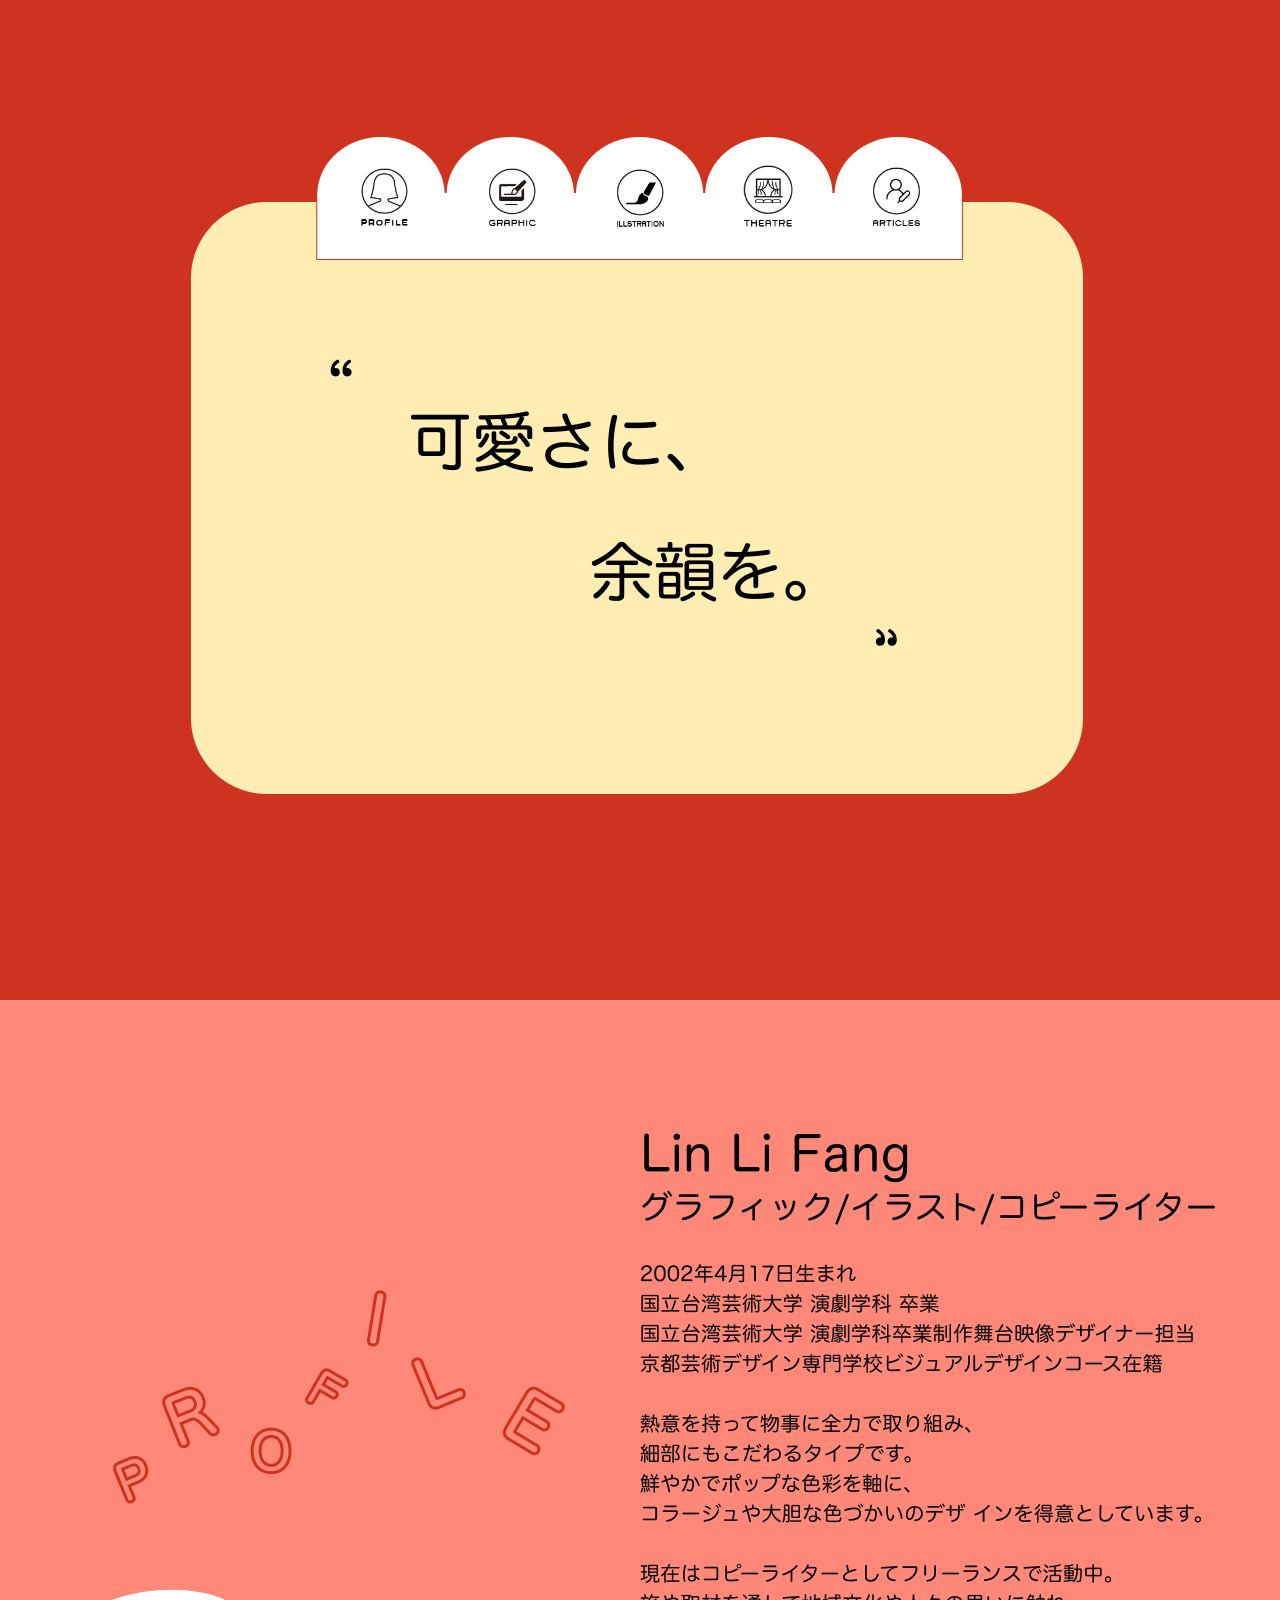
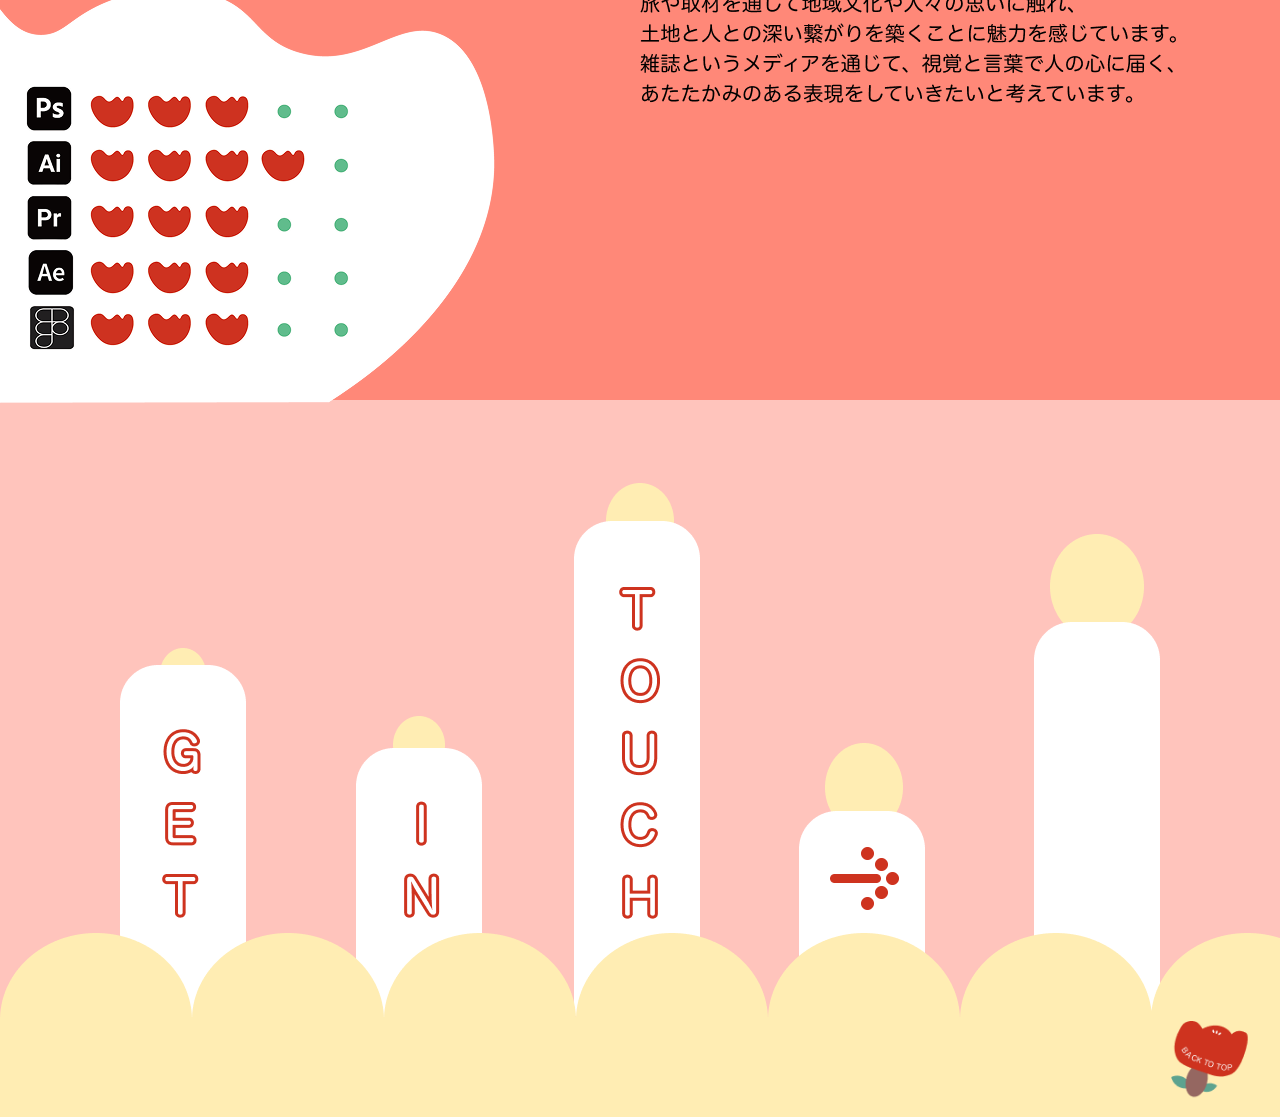
<file: index.html>
<!DOCTYPE html>
<html lang="ja">
<head>
  <meta charset="UTF-8" />
  <meta name="viewport" content="width=device-width, initial-scale=1.0" />
  <title>Portfolio | Home</title>
  <link rel="stylesheet" href="style.css" />
</head>

<body class="page-home" id="top">

  <!-- ================= HERO (滿版) ================= -->
  <section class="hero" aria-label="Home hero">
    <div class="stage stage-hero">
      <img class="bg bg-hero" src="img/img-20260108-01.png" alt="" aria-hidden="true" />

      <nav class="hero-nav" aria-label="Primary">
        <a class="nav-link" href="#profile" aria-label="Profile">
          <img src="img/img-20260108-04.png" alt="Profile">
        </a>
        <a class="nav-link" href="graphic.html" aria-label="Graphic">
          <img src="img/img-20260108-05.png" alt="Graphic">
        </a>
        <a class="nav-link" href="illustrate.html" aria-label="Illustration">
          <img src="img/img-20260108-06.png" alt="Illustration">
        </a>
        <a class="nav-link" href="theatre.html" aria-label="Theatre">
          <img src="img/img-20260108-07.png" alt="Theatre">
        </a>
        <a class="nav-link" href="articles.html" aria-label="Articles">
          <img src="img/img-20260108-08.png" alt="Articles">
        </a>
      </nav>

      <img class="char char-left" src="img/img-20260108-02.png" alt="" aria-hidden="true" />
      <img class="char char-right" src="img/img-20260108-03.png" alt="" aria-hidden="true" />
    </div>
  </section>

  <!-- ================= PROFILE ================= -->
  <section id="profile" class="profile-section" aria-label="Profile">
    <img class="profile-img" src="img/img-20260108-09.png" alt="Profile section" />
  </section>

  <!-- ================= BOTTOM / GET IN TOUCH ================= -->
<section class="contact-section">
    <div class="stage stage-contact">
      
      <img class="bg-contact" src="img/img-20260108-10-1.png" alt="Contact Background">

      <div class="contact-overlay">
        
        <div class="social-icons">
          <a class="social-link" href="https://vocus.cc/user/@shibaikou" target="_blank" rel="noopener noreferrer" aria-label="Vocus">
            <img src="img/img-20260108-16.png" alt="Vocus">
          </a>
          <a class="social-link" href="https://www.instagram.com/souleegg?igsh=MWpzdHJhbW9qcDc4Yw%3D%3D&utm_source=qr" target="_blank" rel="noopener noreferrer" aria-label="Instagram">
            <img src="img/img-20260108-17.png" alt="Instagram">
          </a>
          <a class="social-link" href="https://mail.google.com/mail/u/2/#inbox" target="_blank" rel="noopener noreferrer" aria-label="Gmail">
            <img src="img/img-20260108-18.png" alt="Gmail">
          </a>
        </div>

        <a class="back-to-top" href="#top" aria-label="Back to Top">
          <img src="img/img-20260108-19.png" alt="Back to Top Icon">
        </a>

      </div> </div> </section>


</body>
</html>
</file>
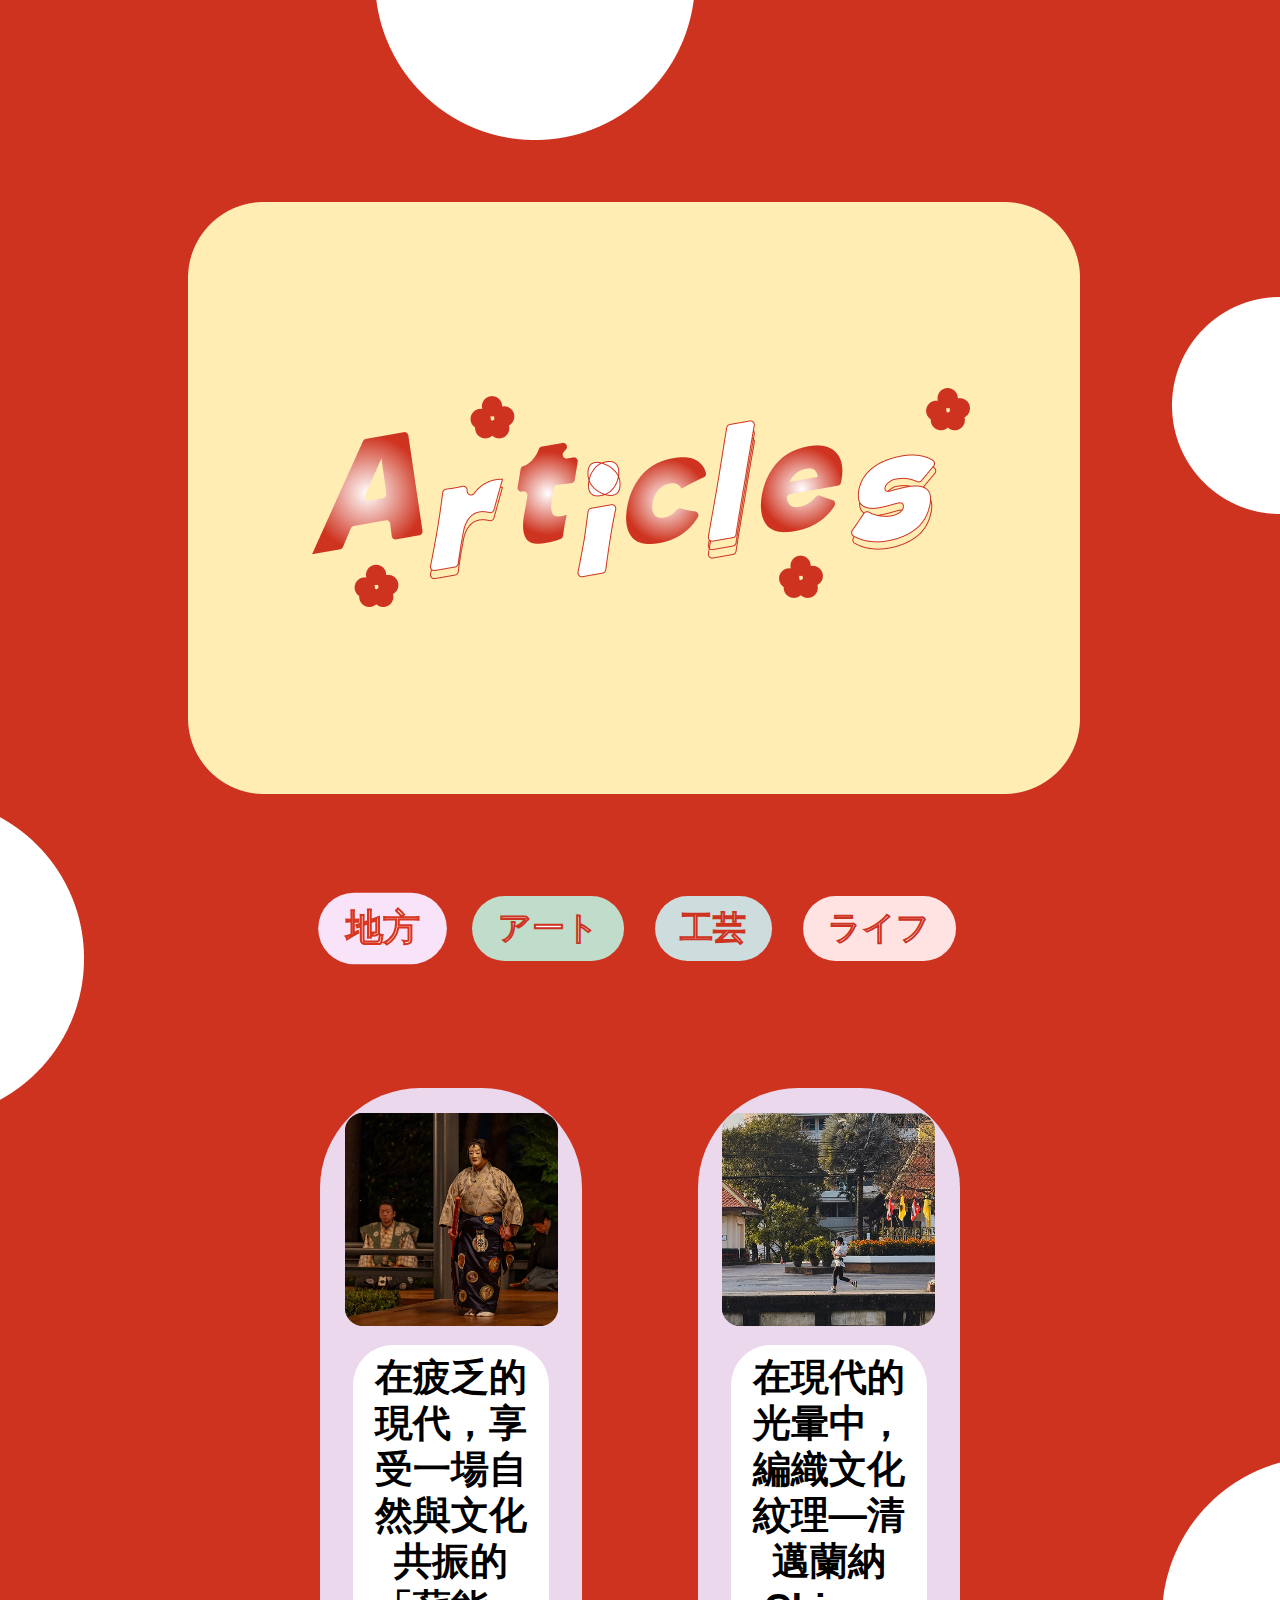
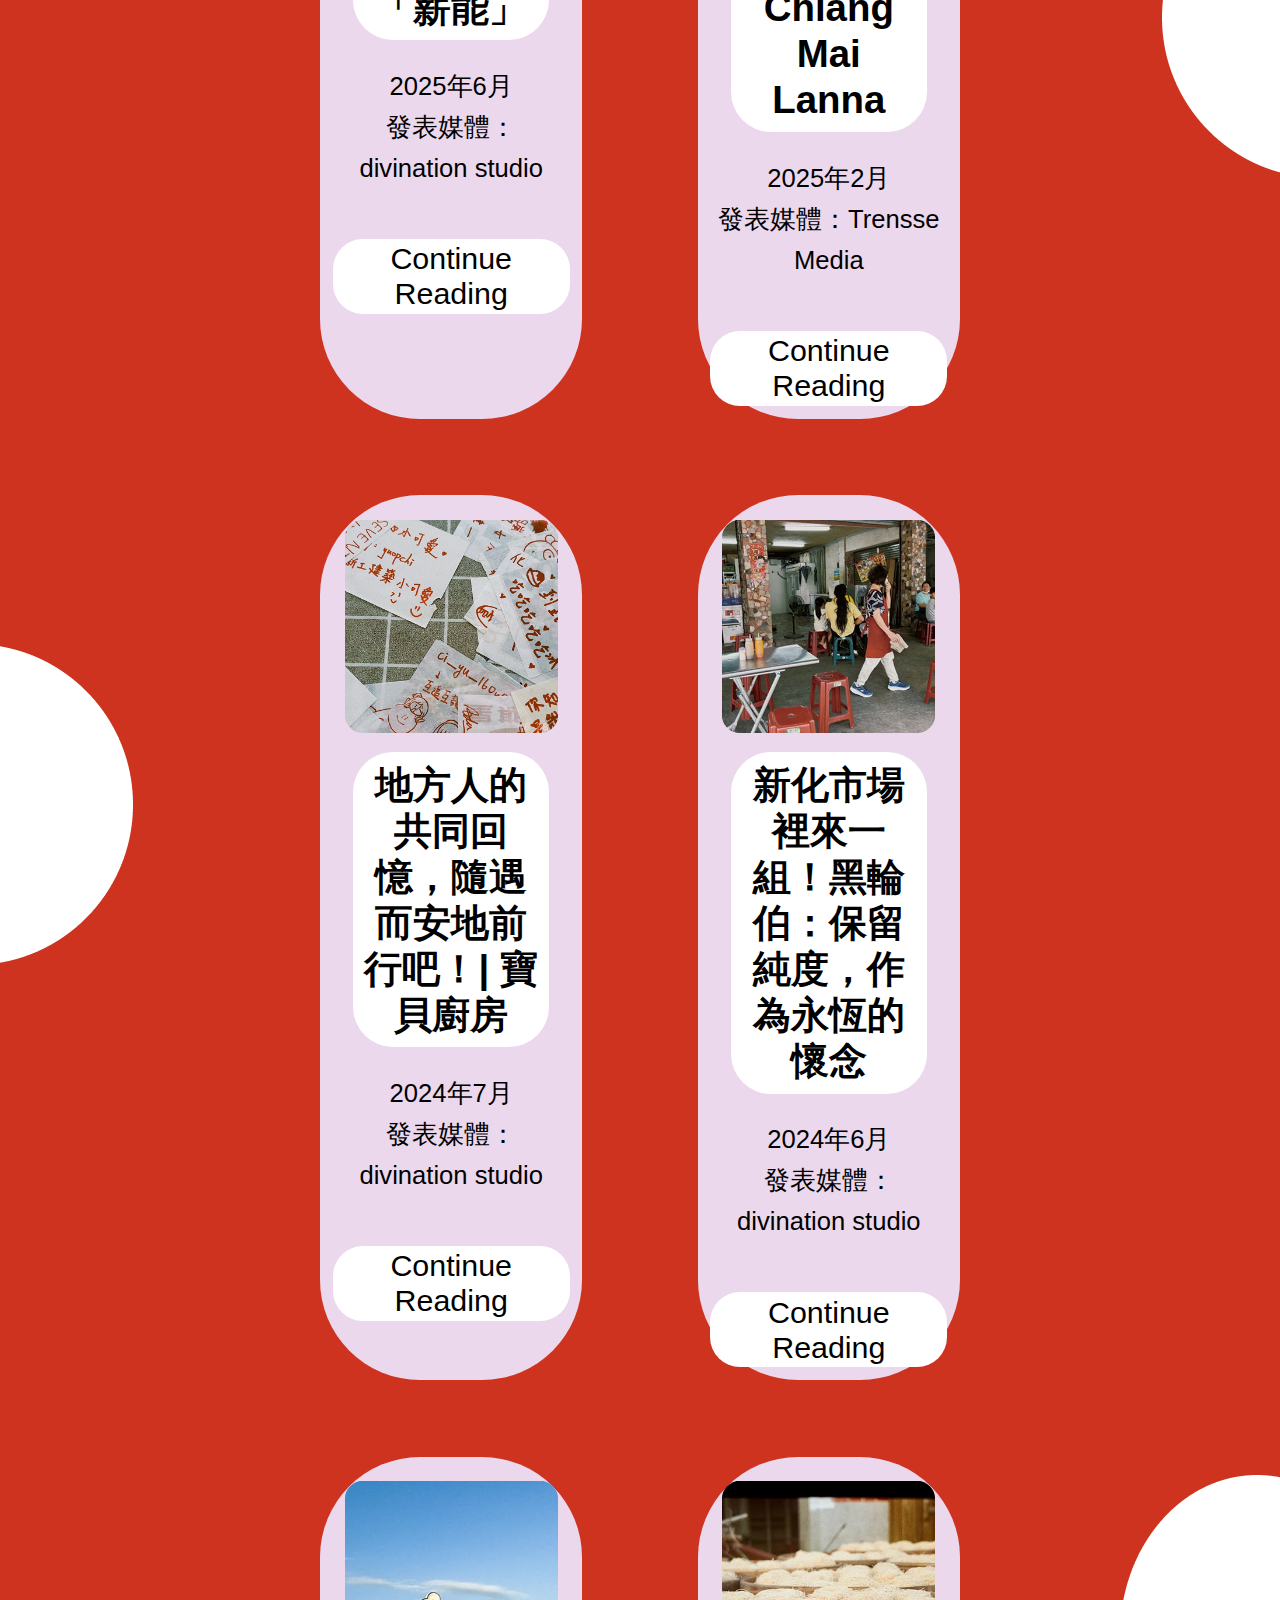
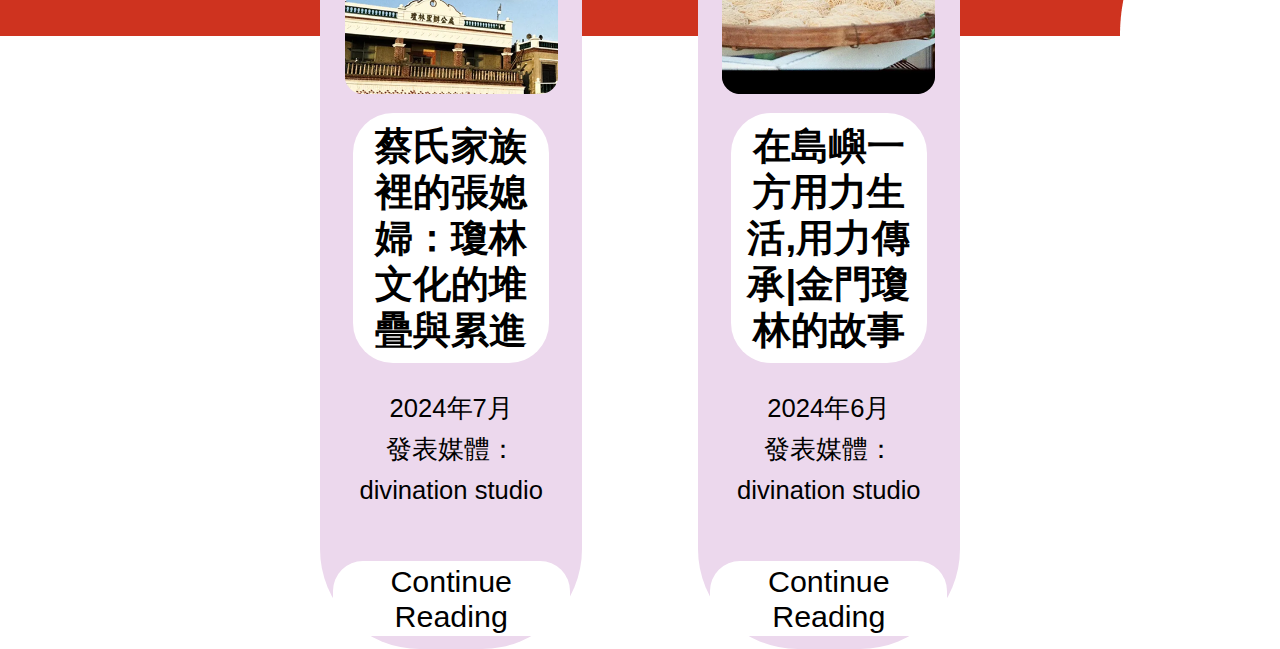
<file: articles.html>
<!DOCTYPE html>
<html lang="ja">
<head>
    <meta charset="UTF-8">
    <meta name="viewport" content="width=device-width, initial-scale=1.0">
    <title>Portfolio｜Articles</title>
    <link rel="stylesheet" href="style.css">
</head>
<body>

<div class="articles-container">
    <img class="articles-bg" src="img/img-20260108-31.png" alt="articles">
    
    <input type="radio" name="tab-group" id="tab1" checked>
    <input type="radio" name="tab-group" id="tab2">
    <input type="radio" name="tab-group" id="tab3">
    <input type="radio" name="tab-group" id="tab4">

    <div class="nav-menu">
        <label for="tab1">地方</label>
        <label for="tab2">アート</label>
        <label for="tab3">工芸</label>
        <label for="tab4">ライフ</label>
    </div>

    <div class="articles-grid">
        <div class="article-card chihou">
            <img src="img/img-20260108-32.png" alt="薪能">
            <div class="card-info">
                <h3 class="article-title">在疲乏的現代，享受一場自然與文化共振的「薪能」</h3>
                <p class="article-meta">2025年6月<br>發表媒體：divination studio</p>
                <a href="https://divinationstudio.com/2025/06/12/在疲乏的現代，享受一場自然與文化共振的「薪能/" class="continue-btn">Continue Reading</a>
            </div>
        </div>
        <div class="article-card chihou">
            <img src="img/img-20260108-33.png" alt="清邁">
            <div class="card-info">
                <h3 class="article-title">在現代的光暈中，編織文化紋理—清邁蘭納Chiang Mai Lanna</h3>
                <p class="article-meta">2025年2月<br>發表媒體：Trensse Media</p>
                <a href="https://www.trensse.com/2025/01/23/lanna/" class="continue-btn">Continue Reading</a>
            </div>
        </div>
        <div class="article-card chihou">
            <img src="img/img-20260108-34.png" alt="寶貝廚房">
            <div class="card-info">
                <h3 class="article-title">地方人的共同回憶，隨遇而安地前行吧！| 寶貝廚房</h3>
                <p class="article-meta">2024年7月<br>發表媒體：divination studio</p>
                <a href="https://divinationstudio.com/2024/07/04/地方人的共同回憶，隨遇而安地前行吧！｜寶貝廚/" class="continue-btn">Continue Reading</a>
            </div>
        </div>
        <div class="article-card chihou">
            <img src="img/img-20260108-35.png" alt="黑輪伯">
            <div class="card-info">
                <h3 class="article-title">新化市場裡來一組！黑輪伯：保留純度，作為永恆的懷念</h3>
                <p class="article-meta">2024年6月<br>發表媒體：divination studio</p>
                <a href="https://divinationstudio.com/2024/06/03/保留純度，作為永恆的懷念｜黑輪伯的傳承/ " class="continue-btn">Continue Reading</a>
            </div>
        </div>
        <div class="article-card chihou">
            <img src="img/img-20260108-36.png" alt="蔡氏家族">
            <div class="card-info">
                <h3 class="article-title">蔡氏家族裡的張媳婦：瓊林文化的堆疊與累進</h3>
                <p class="article-meta">2024年7月<br>發表媒體：divination studio</p>
                <a href="https://divinationstudio.com/2024/03/04/蔡氏家族裡的張媳婦：瓊林文化的堆疊與累進/" class="continue-btn">Continue Reading</a>
            </div>
        </div>
        <div class="article-card chihou">
            <img src="img/img-20260108-37.png" alt="瓊林">
            <div class="card-info">
                <h3 class="article-title">在島嶼一方用力生活,用力傳承|金門瓊林的故事</h3>
                <p class="article-meta">2024年6月<br>發表媒體：divination studio</p>
                <a href="https://divinationstudio.com/2024/02/21/在島嶼一方用心生活，用力傳承｜金門瓊林的故事/" class="continue-btn">Continue Reading</a>
            </div>
        </div>

        <div class="article-card art">
            <img src="img/img-20260108-38.png" alt="no language">
            <div class="card-info">
                <h3 class="article-title">點燃藝術之於內心的光彩－台北當代館當期展覽《No language》</h3>
                <p class="article-meta">2025年3月<br>發表媒體：Trensse Media</p>
                <a href="https://www.trensse.com/2025/04/08/moca-taipei-no-language/" class="continue-btn">Continue Reading</a>
            </div>
        </div>
        <div class="article-card art">
            <img src="img/img-20260108-39.png" alt="iwamura-kazuo">
            <div class="card-info">
                <h3 class="article-title">歲月留痕，記憶生輝－重溫岩村和朗的自然繪本世界</h3>
                <p class="article-meta">2025年2月<br>發表媒體：Trensse Media</p>
                <a href="https://www.trensse.com/2025/02/02/iwamura-kazuo/" class="continue-btn">Continue Reading</a>
            </div>
        </div>
        <div class="article-card art">
            <img src="img/img-20260108-40.png" alt="Joanne">
            <div class="card-info">
                <h3 class="article-title">以孩童之眼一起看世界！－香港藝術家Joanne的奇幻宇宙</h3>
                <p class="article-meta">2024年8月<br>發表媒體：divination studio</p>
                <a href="https://divinationstudio.com/2024/08/05/以孩童之眼一起看世界！－香港藝術家joanne的奇幻宇/" class="continue-btn">Continue Reading</a>
            </div>
        </div>

        <div class="article-card kougei">
            <img src="img/img-20260108-41.png" alt="excepional">
            <div class="card-info">
                <h3 class="article-title">鑲嵌玻璃牽引著一場自我對話的練習|專訪《日常例外工作室》</h3>
                <p class="article-meta">2024年12月<br>發表媒體：divination studio</p>
                <a href="https://divinationstudio.com/2024/12/11/鑲嵌玻璃牽引著一場自我對話的練習｜專訪《日常/" class="continue-btn">Continue Reading</a>
            </div>
        </div>
        <div class="article-card kougei">
            <img src="img/img-20260108-42.png" alt="fleacise">
            <div class="card-info">
                <h3 class="article-title">從染到織,發現生活中的色彩之美！《fleacise蚤操染織》</h3>
                <p class="article-meta">2024年8月<br>發表媒體：divination studio</p>
                <a href="https://divinationstudio.com/2024/09/12/從染到織，發現生活中的色彩之美｜專訪蚤操染織/" class="continue-btn">Continue Reading</a>
            </div>
        </div>

        <div class="article-card life">
            <img src="img/img-20260108-43.png" alt="ichi">
            <div class="card-info">
                <h3 class="article-title">京都平安蚤の市：走進在地人午後的日常風景</h3>
                <p class="article-meta">2025年5月<br>發表媒體：divination studio</p>
                <a href="https://divinationstudio.com/2025/05/12/京都平安蚤の市散策記：走進在地人午後的日常風/" class="continue-btn">Continue Reading</a>
            </div>
        </div>
        <div class="article-card life">
            <img src="img/img-20260108-44.png" alt="LA MAISON">
            <div class="card-info">
                <h3 class="article-title">一片旅途中的溫柔綠地|清邁「女性限定」住宿</h3>
                <p class="article-meta">2025年2月<br>發表媒體：divination studio</p>
                <a href="https://divinationstudio.com/2025/02/14/一片旅途中的溫柔綠地｜清邁「女性限定」住宿-la-maison/" class="continue-btn">Continue Reading</a>
            </div>
        </div>
        <div class="article-card life">
            <img src="img/img-20260108-45.png" alt="boat">
            <div class="card-info">
                <h3 class="article-title">在水上,生活是一場迷人的混合實驗|柏林船邊故事 </h3>
                <p class="article-meta">2025年1月<br>發表媒體：divination studio</p>
                <a href="https://divinationstudio.com/2025/01/13/在水上，生活是一場迷人的混合實驗｜柏林船邊故/" class="continue-btn">Continue Reading</a>
            </div>
        </div>
        <div class="article-card life">
            <img src="img/img-20260108-46.png" alt="hs">
            <div class="card-info">
                <h3 class="article-title">歡喜本草舖|以新時代的歡喜心,與您交陪</h3>
                <p class="article-meta">2024年10月<br>發表媒體：divination studio</p>
                <a href="https://divinationstudio.com/2024/10/29/歡喜本草舖｜以新時代的歡喜心，與您交陪/" class="continue-btn">Continue Reading</a>
            </div>
        </div>
    </div> 
</div> 
</body>
</html>
</file>
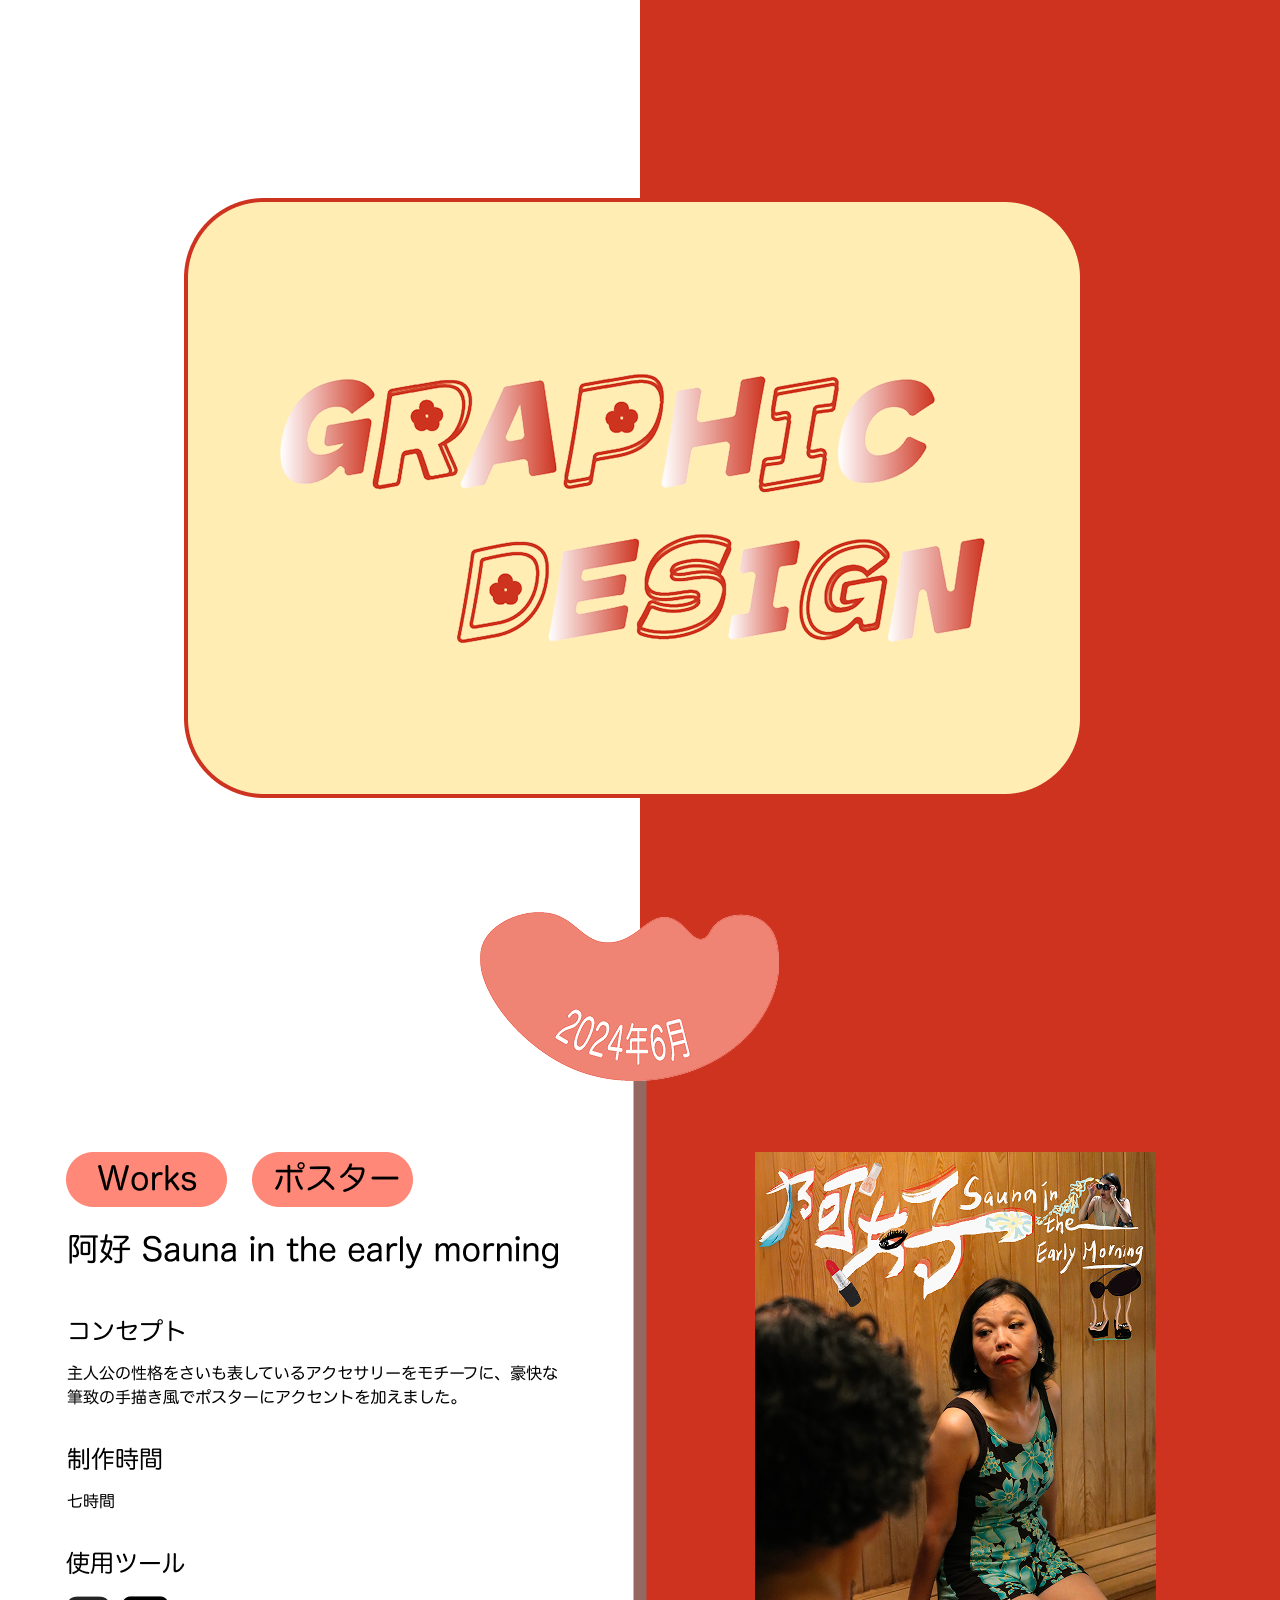
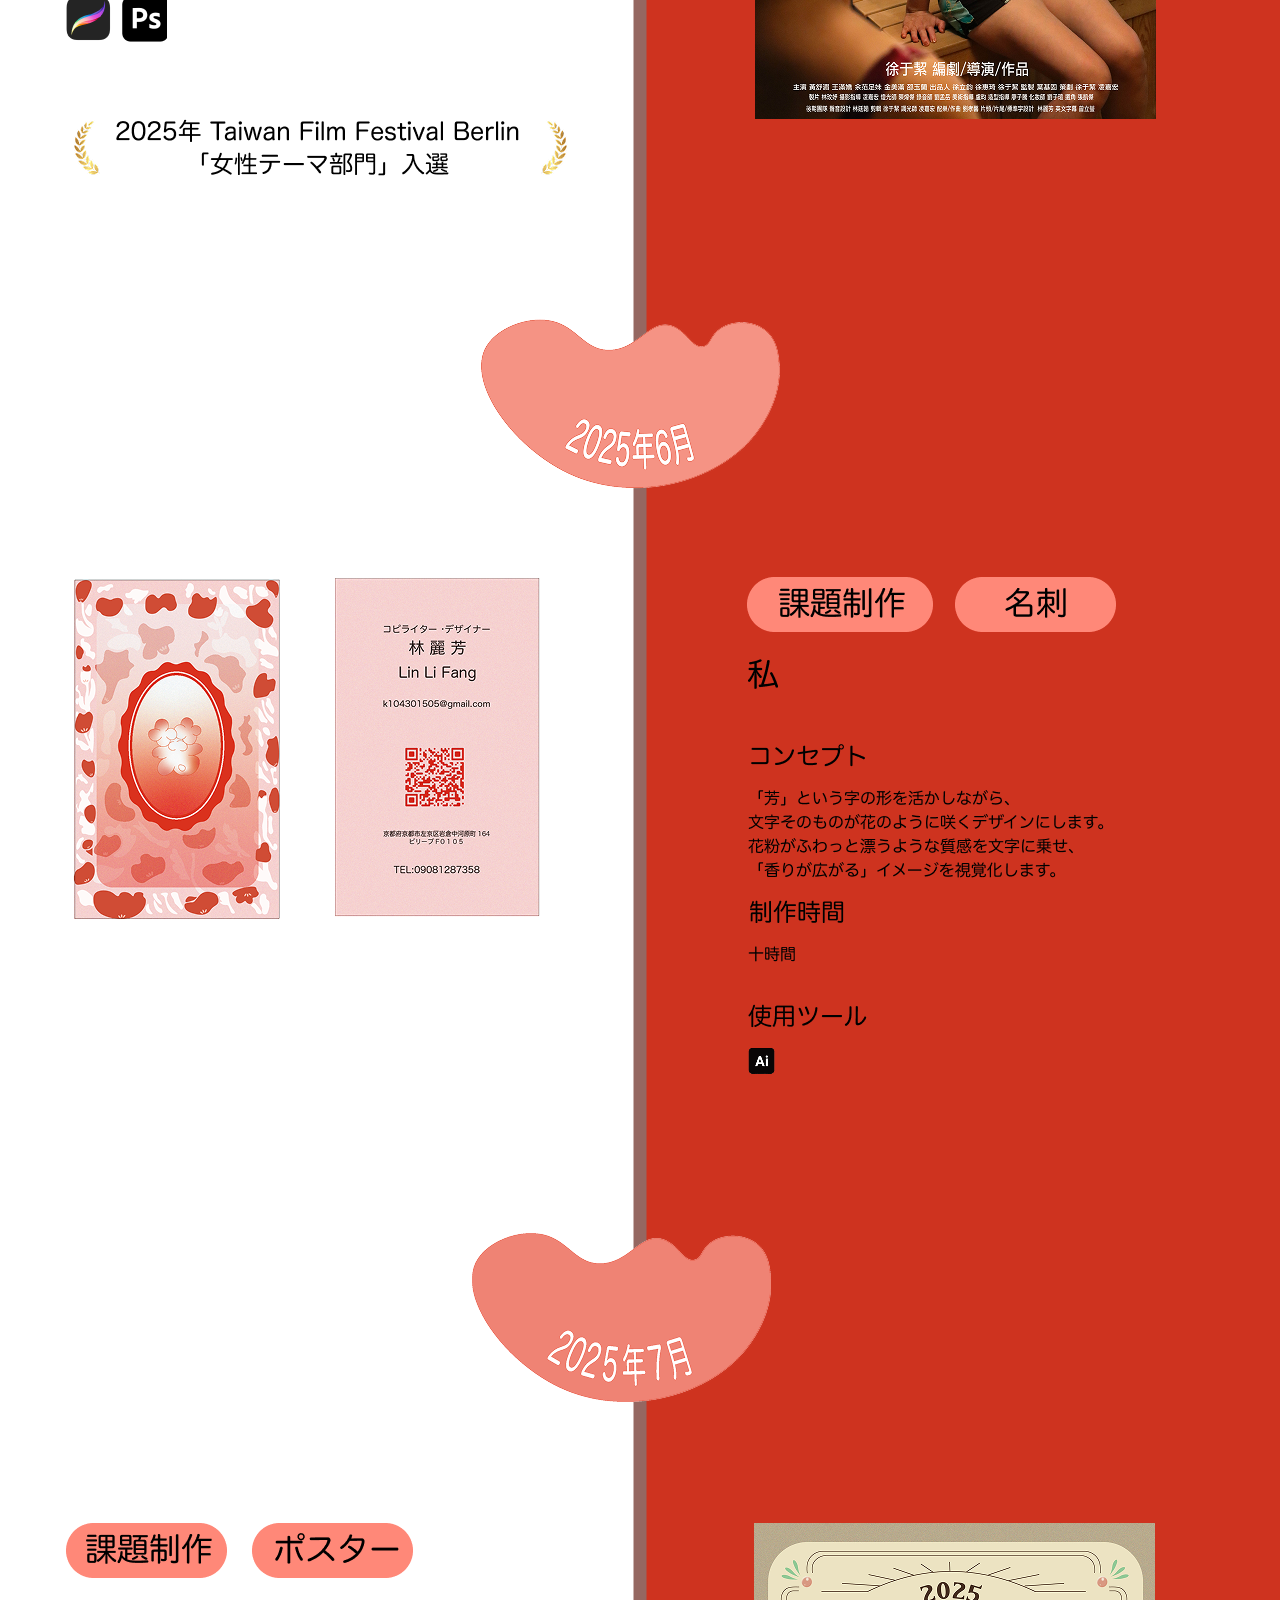
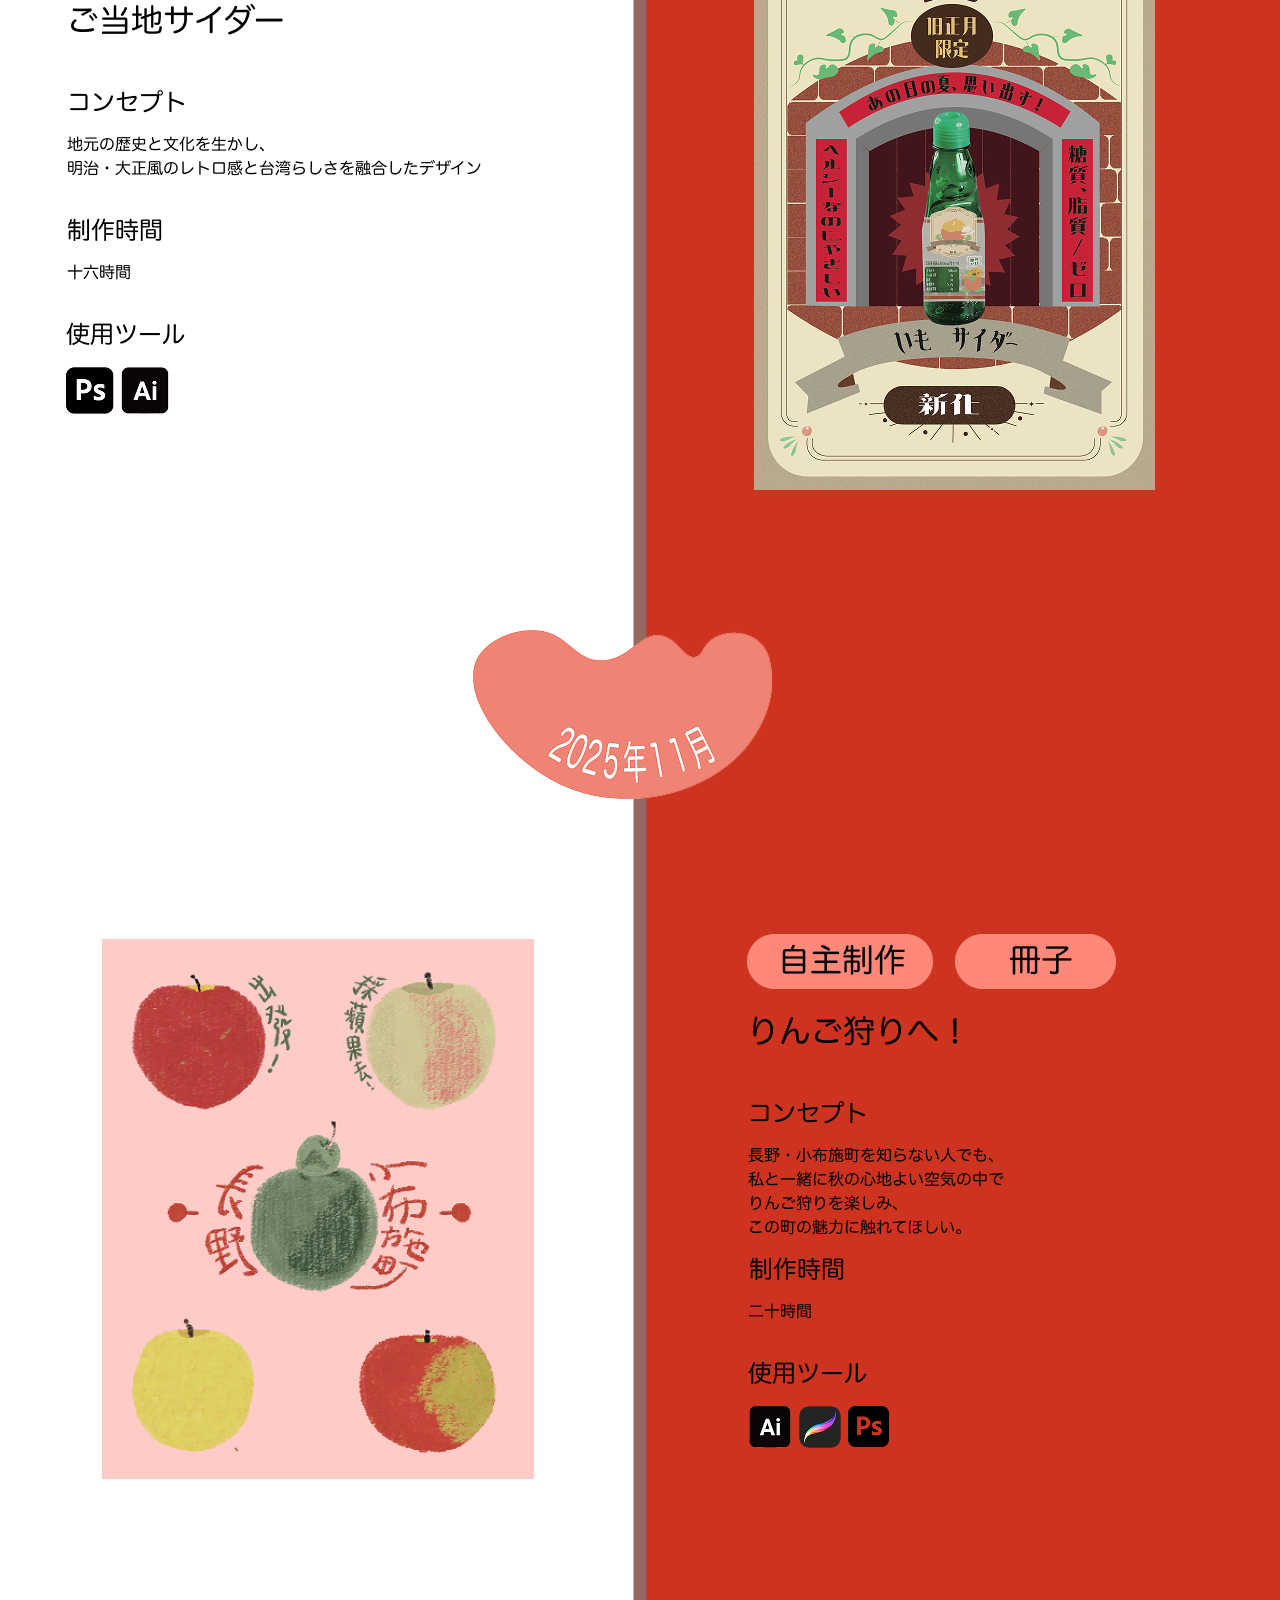
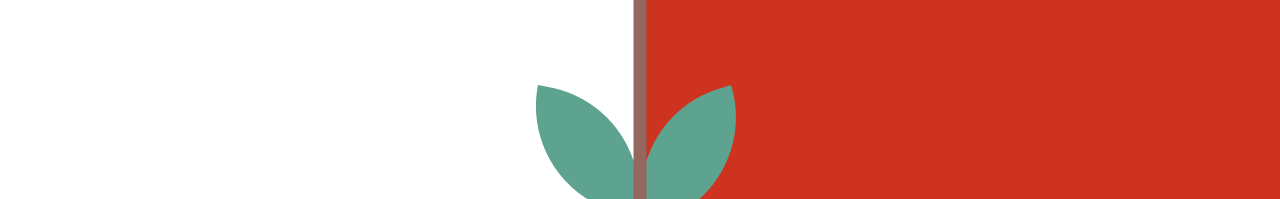
<file: graphic.html>
<!DOCTYPE html>
<html lang="ja">
<head>
    <meta charset="UTF-8">
    <meta name="viewport" content="width=device-width, initial-scale=1.0">
    <title>Portfolio｜Graphic</title>
    <link rel="stylesheet" href="style.css">
</head>
<body>
 <div class="graphic">
    <img class="graphic-bg" src="img/img-20260108-20.png" alt="Graphic">
       <a class="apple" href="https://heyzine.com/flip-book/bef24ee550.html" target="_blank" >
              <img src="img/img-20260108-21.png" alt="sasshi link">
            </a>
 </div>
</body>
</html>
</file>
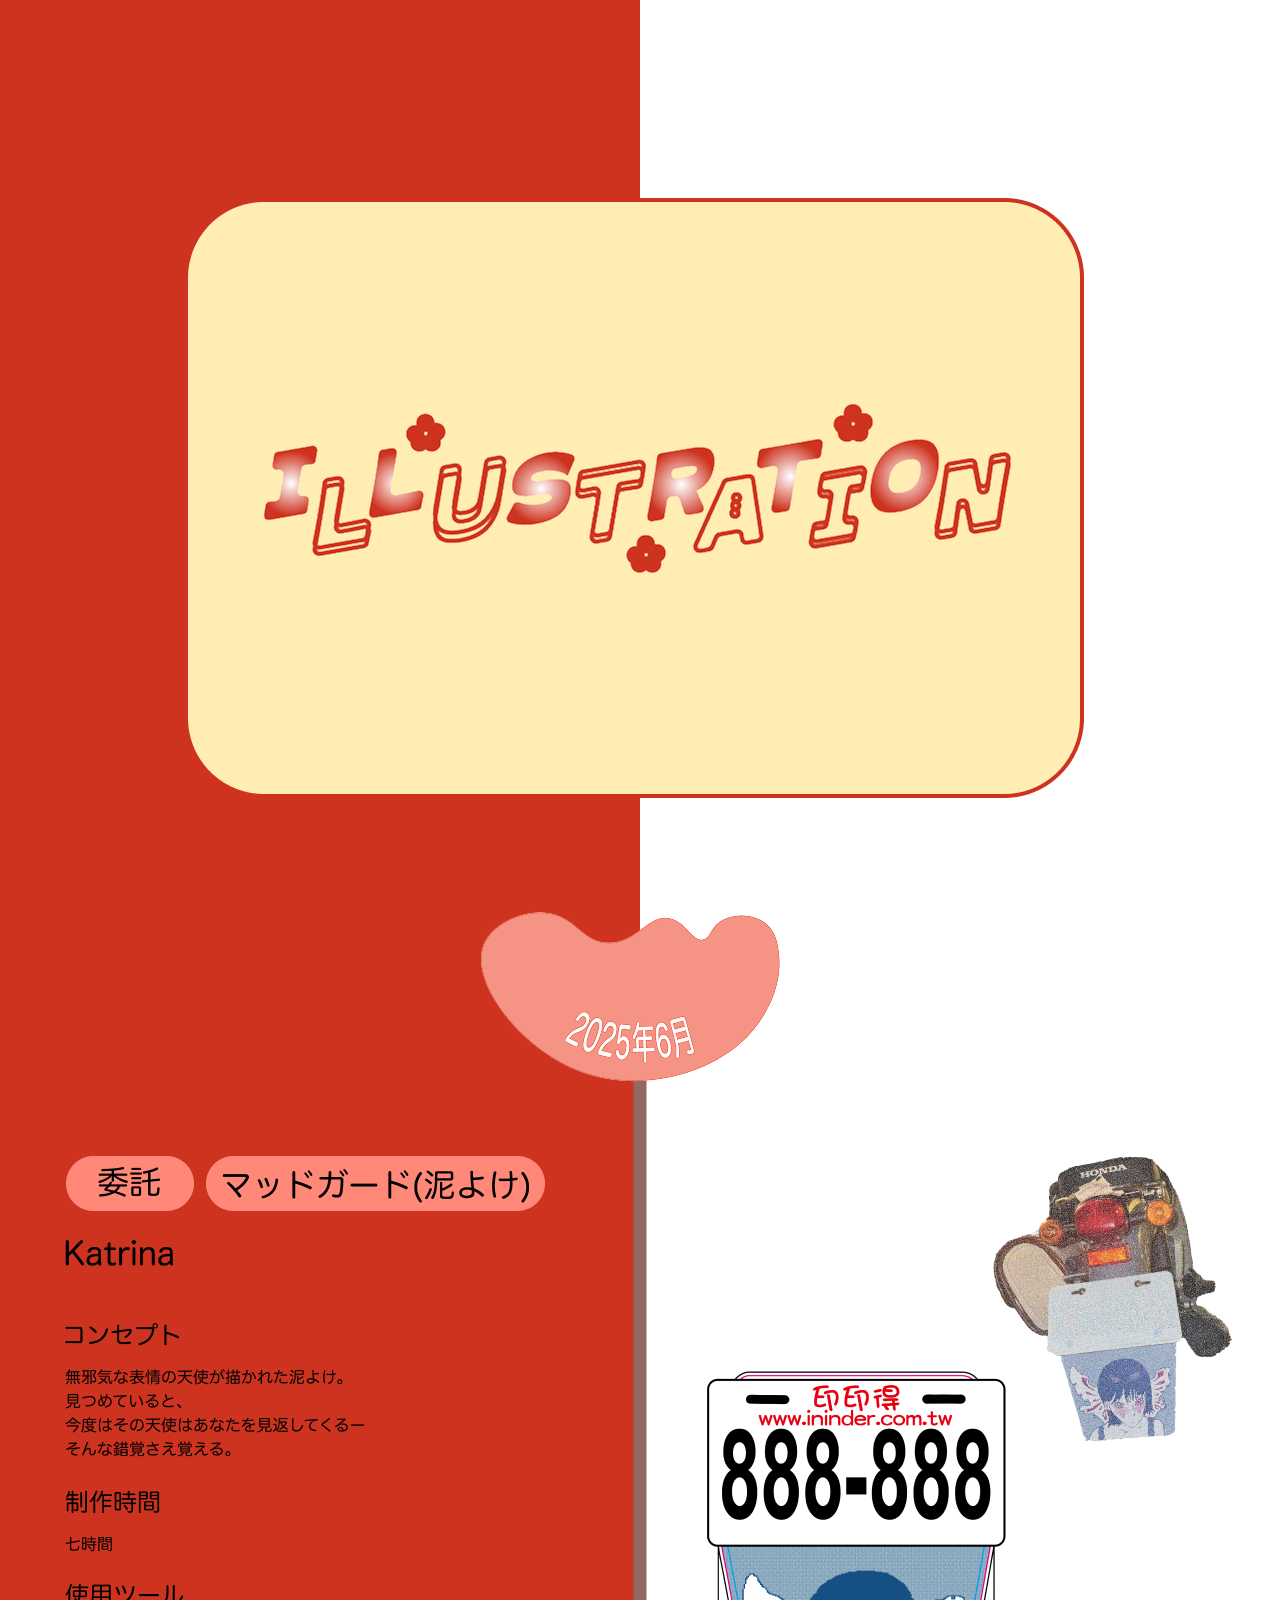
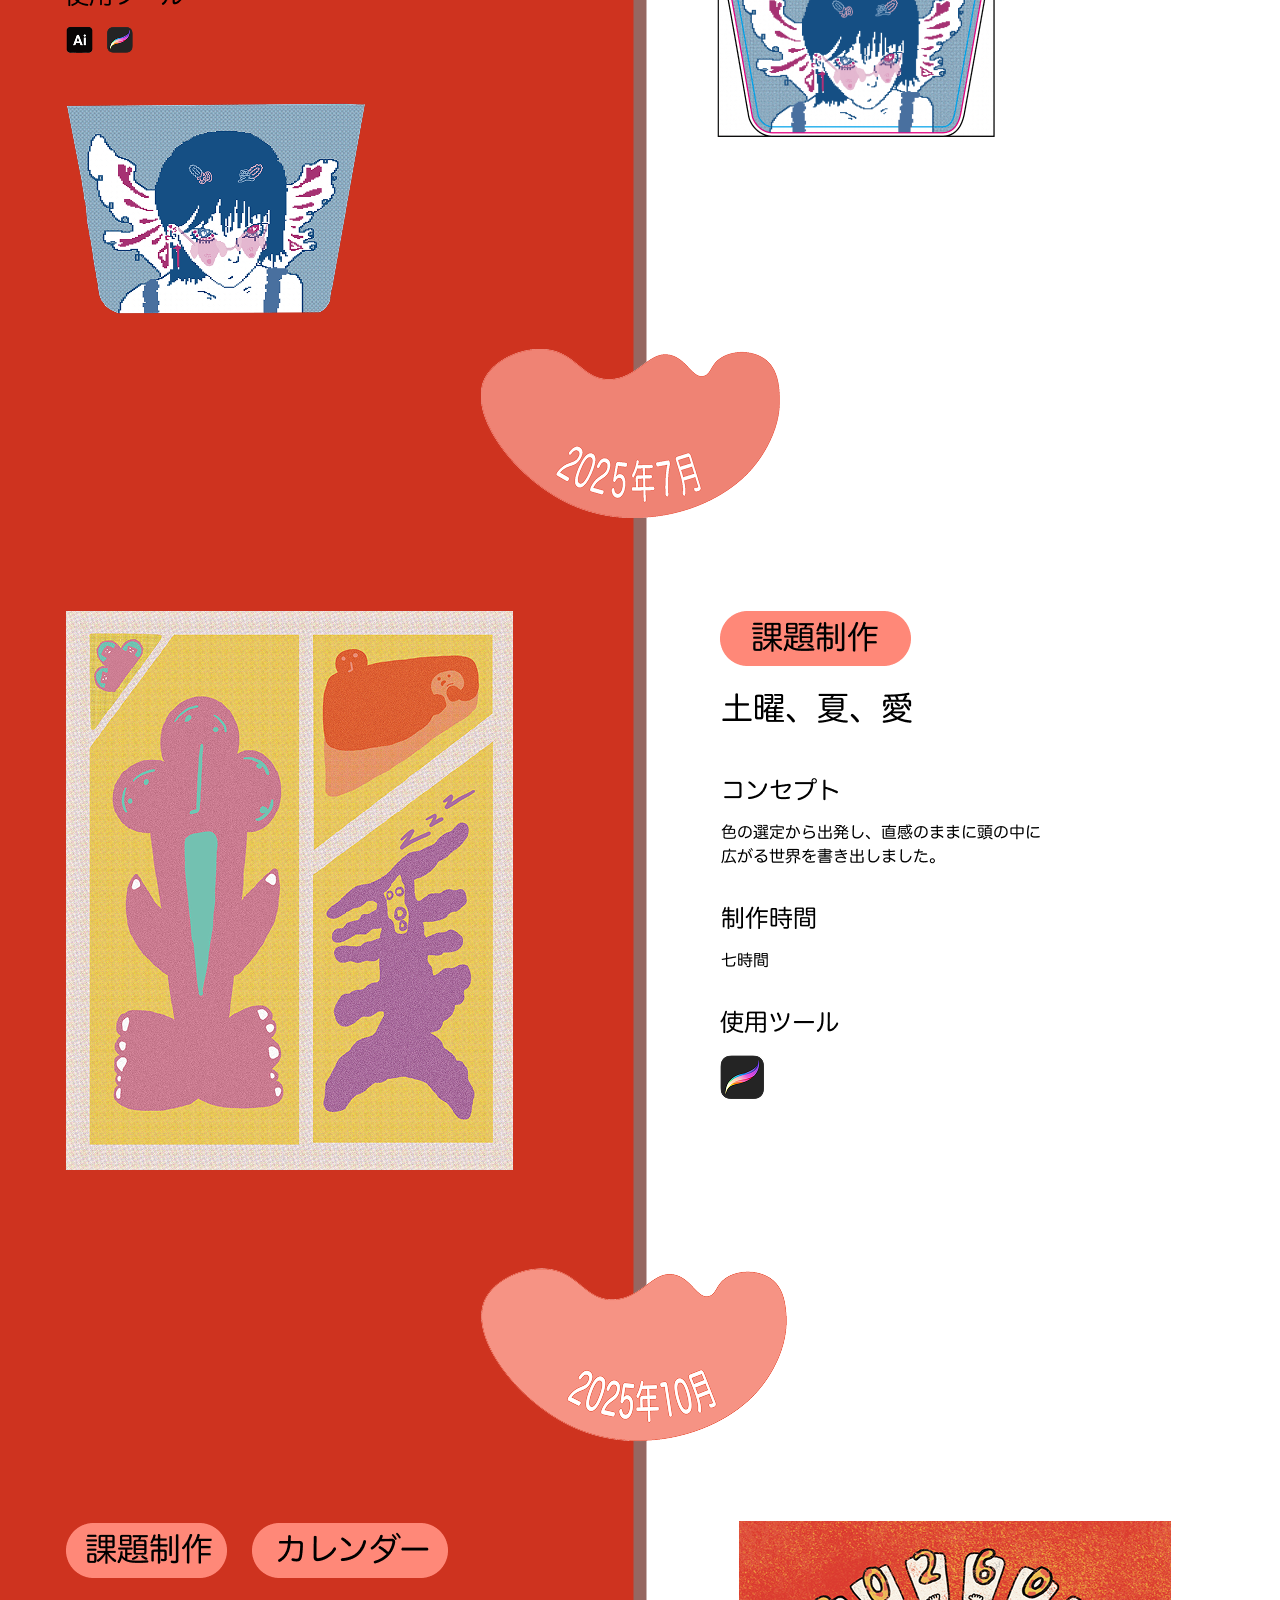
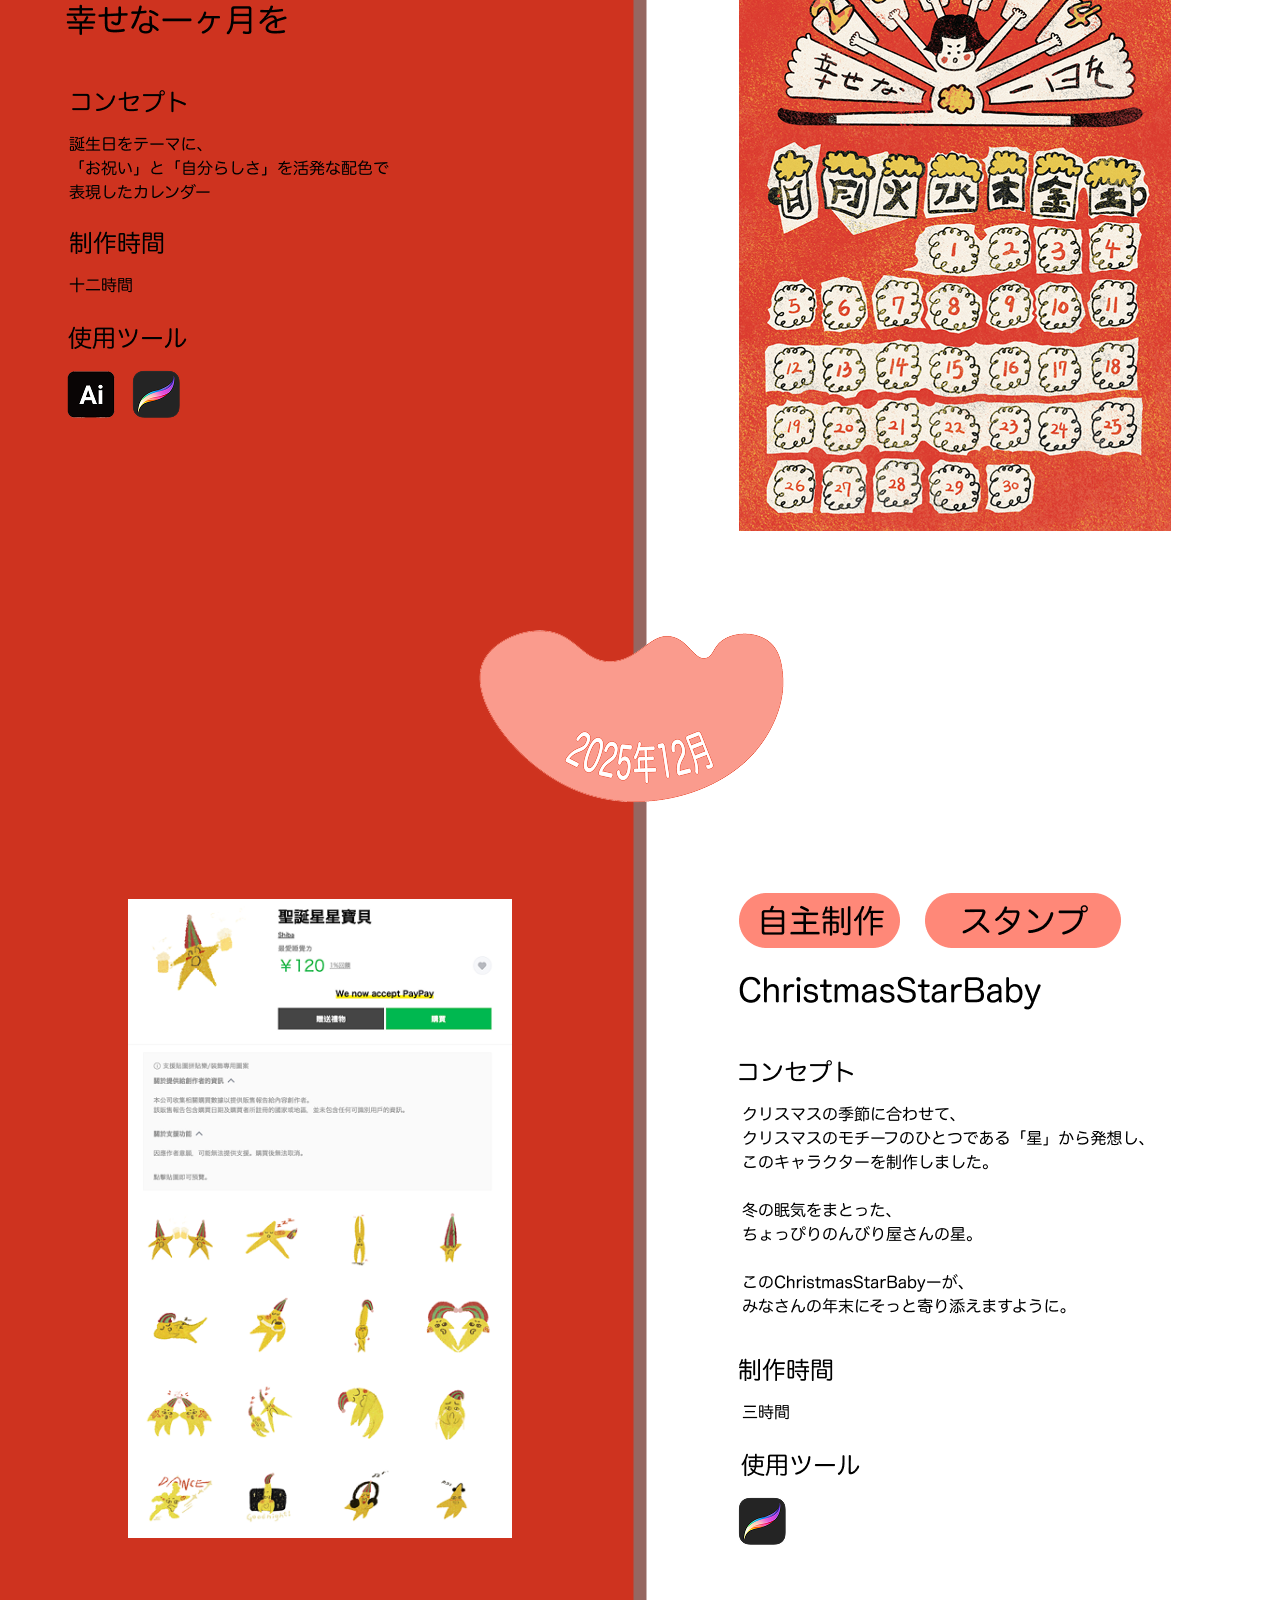
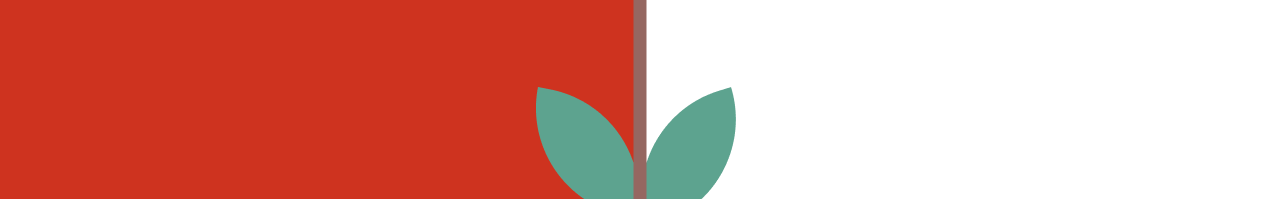
<file: illustrate.html>
<!DOCTYPE html>
<html lang="ja">
<head>
  <meta charset="UTF-8">
  <meta name="viewport" content="width=device-width, initial-scale=1.0">
  <title>Portfolio｜Illustration</title>
  <link rel="stylesheet" href="style.css">
</head>
<body>
  
</body>
</html><div class="Illustration">
  <img class="illustration-bg" src="img/img-20260108-22.png" alt="Illustration">

  <a class="star" href="https://line.me/S/sticker/32292343/?lang=zh-Hant&utm_source=gnsh_stickerDetail" target="_blank">
    <img src="img/img-20260108-23.png" alt="line stamp">
  </a>
</div>
</file>
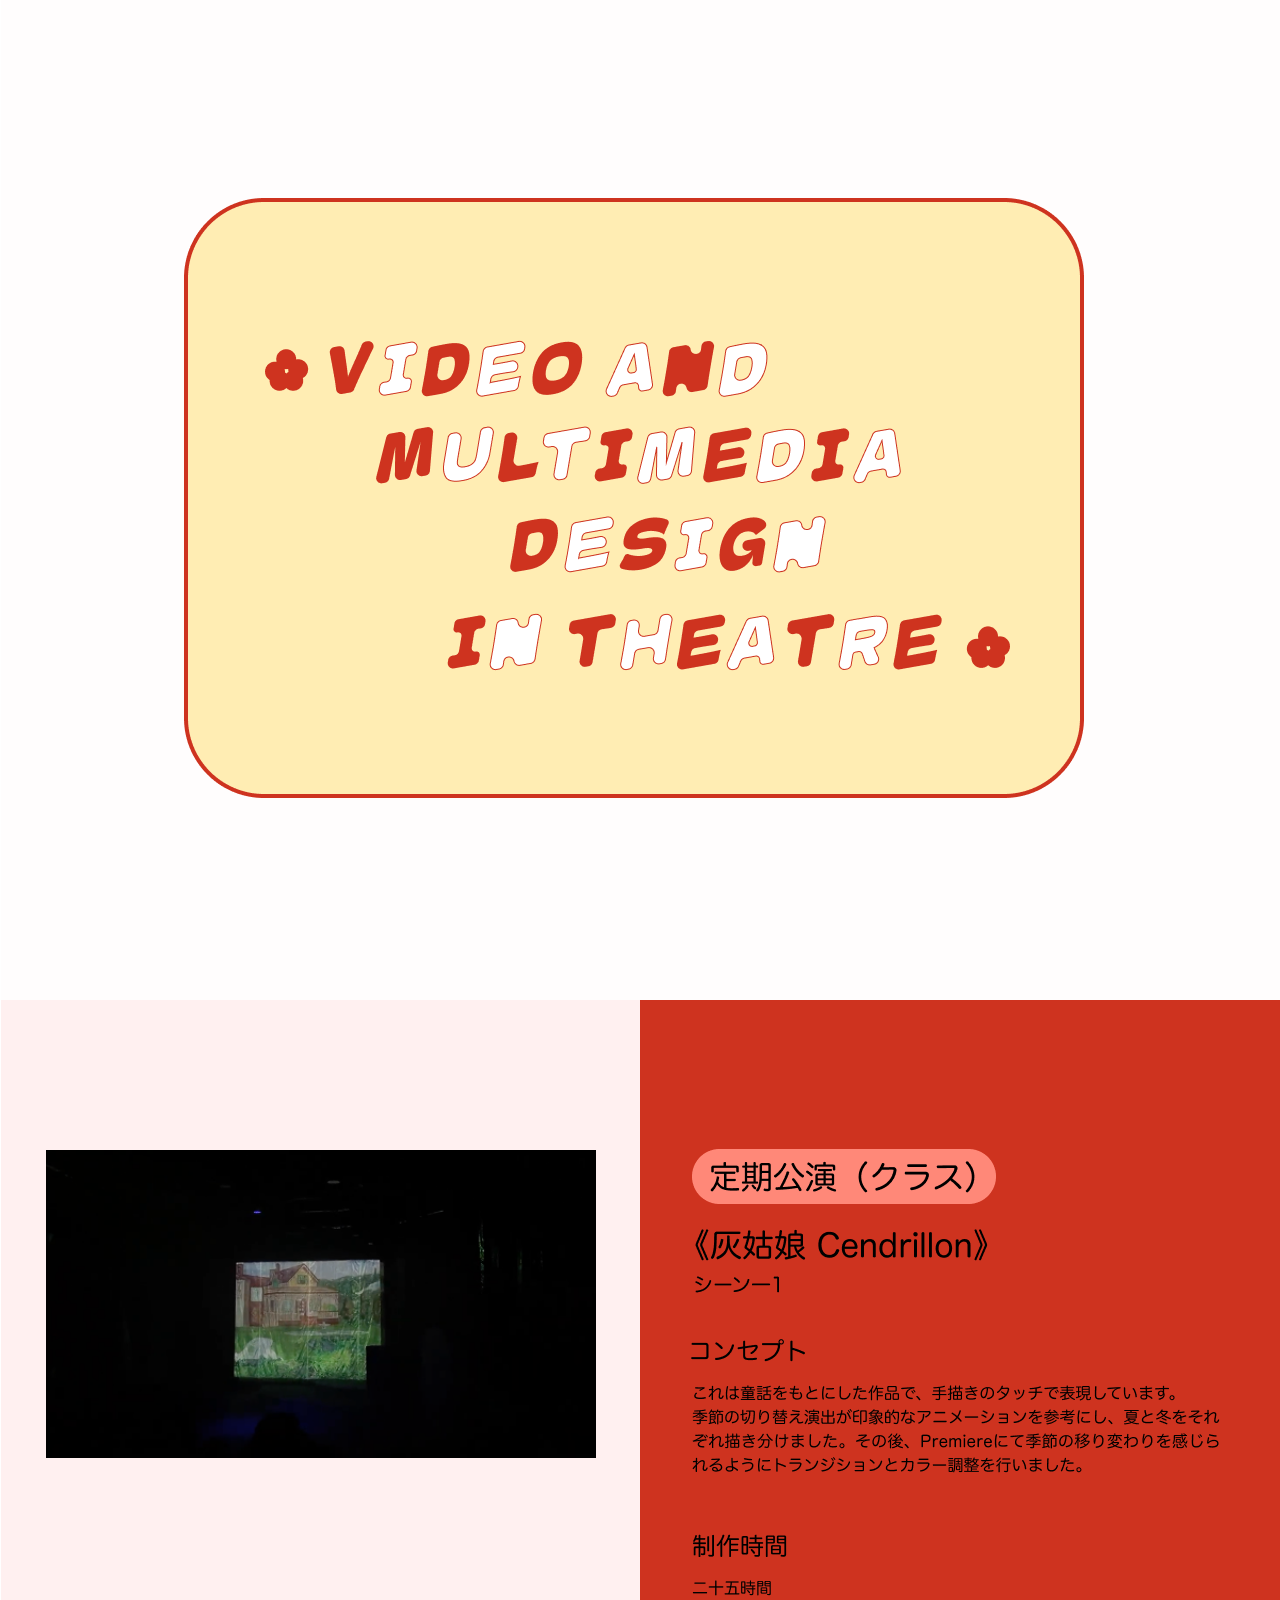
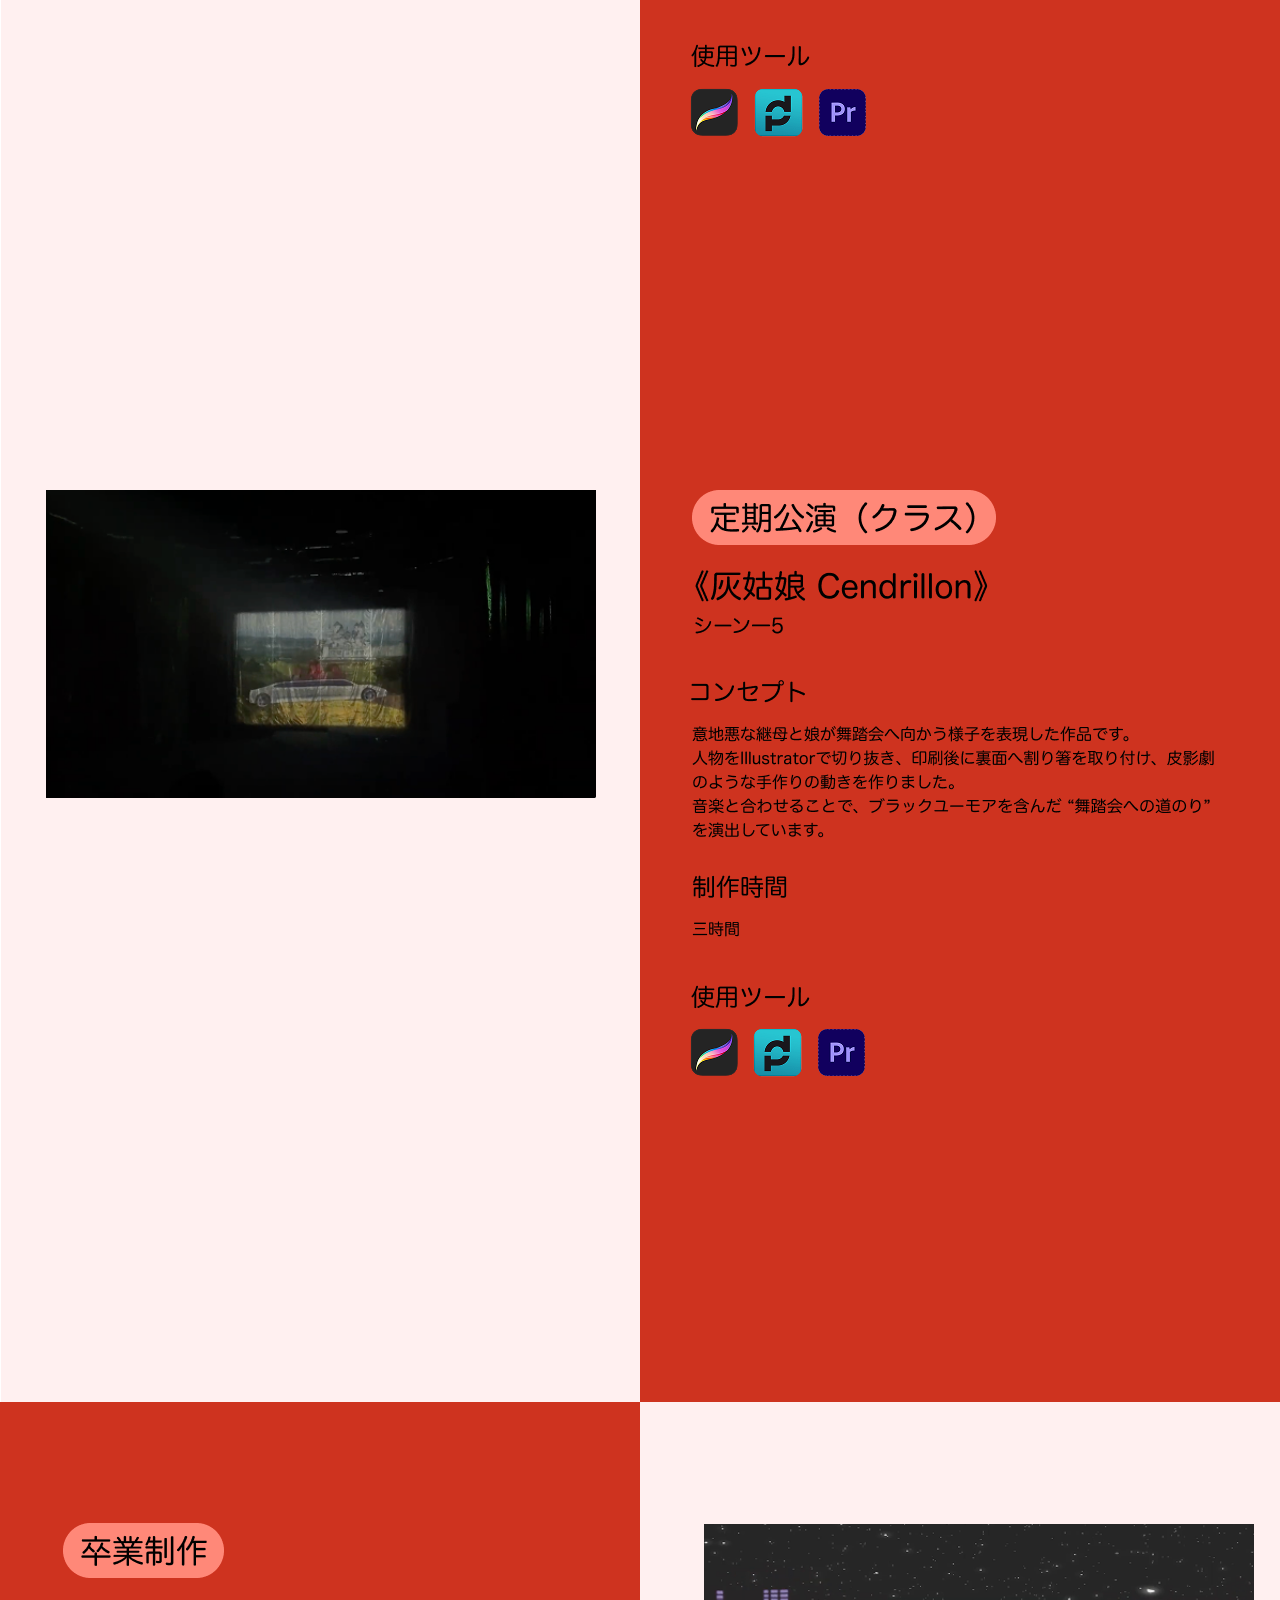
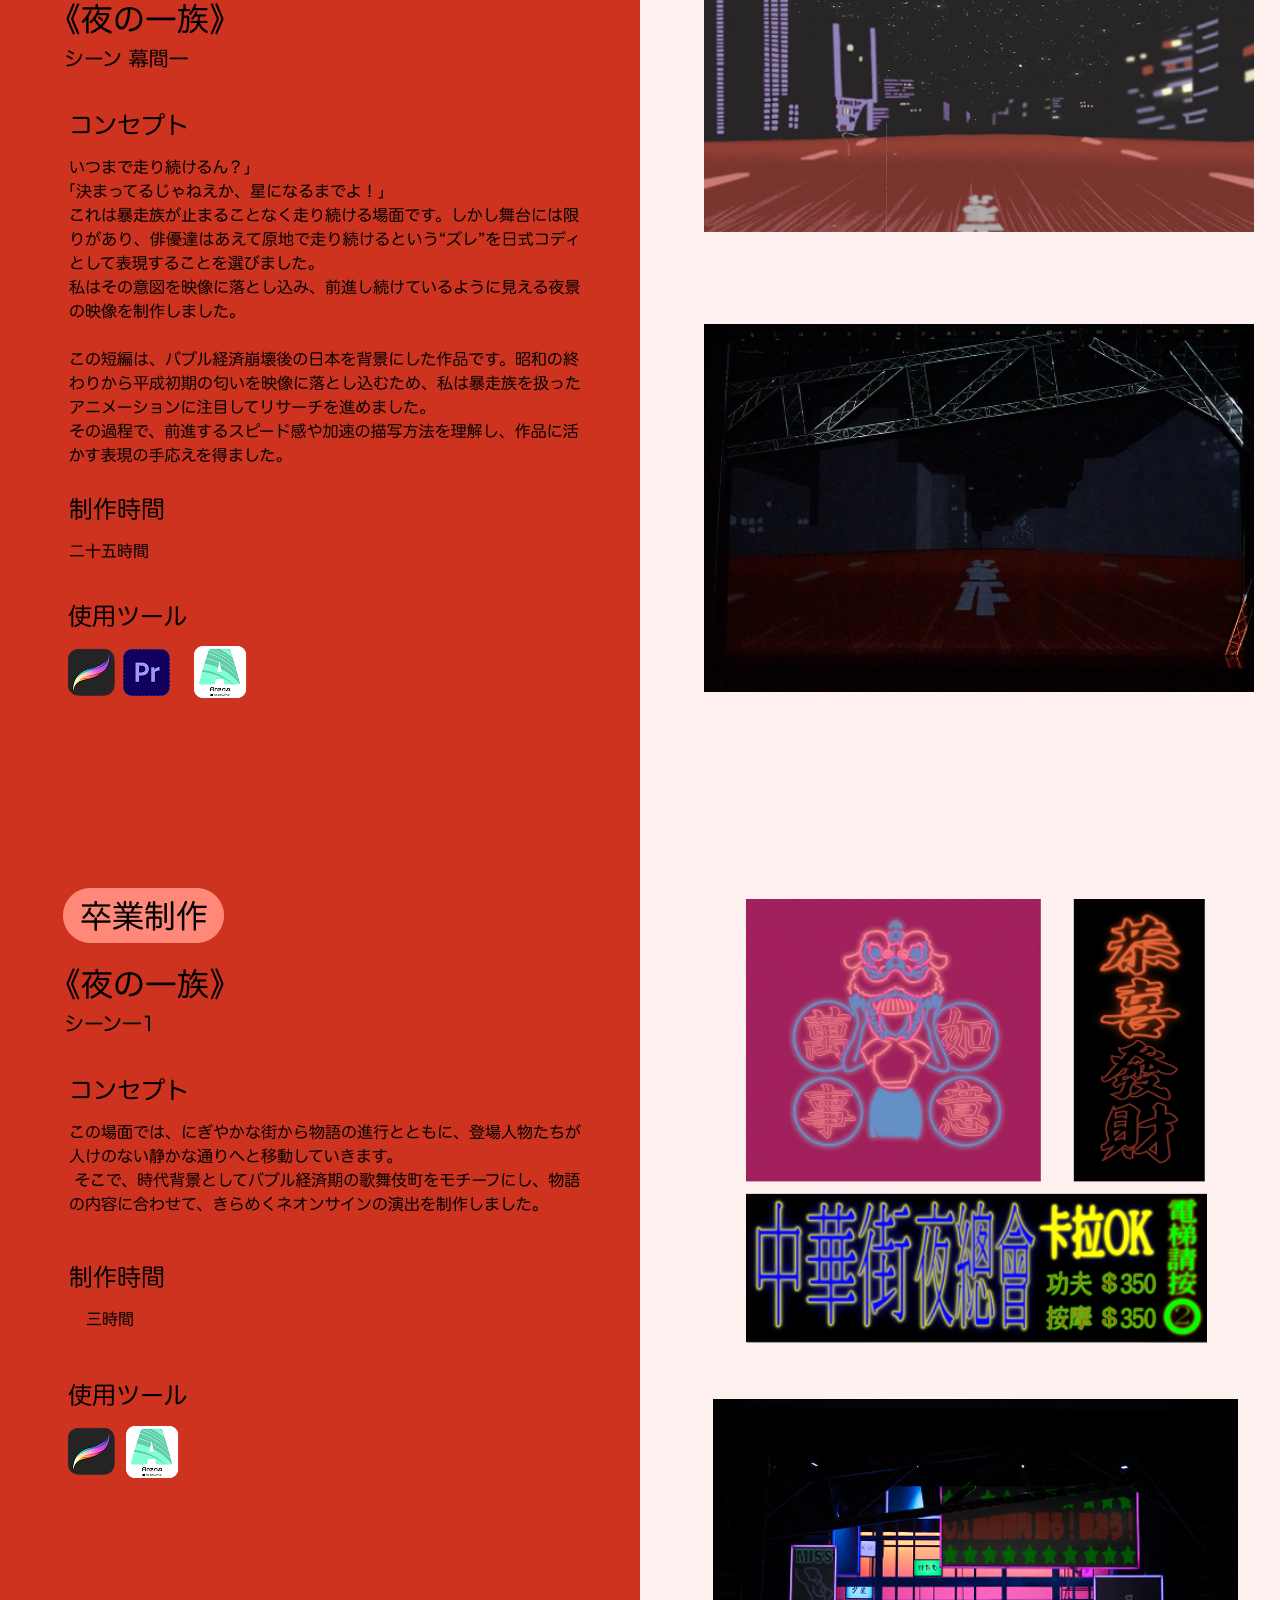
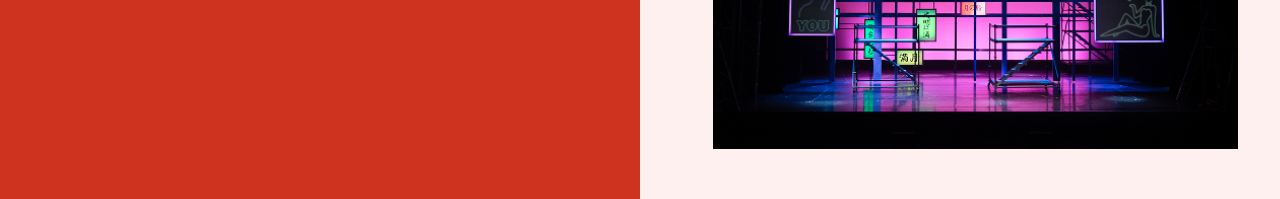
<file: theatre.html>
<!DOCTYPE html>
<html lang="ja">
<head>
    <meta charset="UTF-8">
    <meta name="viewport" content="width=device-width, initial-scale=1.0">
    <title>Portfolio | Theatre</title>
      <link rel="stylesheet" href="style.css" />
</head>
<body>
 <div class="theatre">
    <img class="theatre-bg" src="img/img-20260108-24.png" alt="Theatre">

           <a class="c1-1" href="https://youtu.be/2DxsCRZaDuM?si=y6jyHZ6EInvAa62K" target="_blank" >
              <img src="img/img-20260108-25.png" alt="Theatre2">
            </a>

           <a class="c1-2" href="https://youtu.be/fQdzjzm7X54?si=UR2gF9plFkQMxOQ2" target="_blank" >
              <img src="img/img-20260108-26.png" alt="Theatre3">
            </a>

           <a class="y1-1" href="https://drive.google.com/file/d/14nYkh9MVHQwXSgnkXwgpgVFbMxnQifCl/view?usp=share_link" target="_blank" >
              <img src="img/img-20260108-27.png" alt="Theatre4">
            </a>

           <a class="y1-2" href="https://drive.google.com/file/d/14nYkh9MVHQwXSgnkXwgpgVFbMxnQifCl/view?usp=share_link
" target="_blank" >
              <img src="img/img-20260108-28.png" alt="Theatre5">
            </a>

           <a class="b1-1" href="https://drive.google.com/drive/folders/10eryEE_fn4iucnD5HXFh1DH4BEhs5Tvz?usp=share_link" target="_blank" >
              <img src="img/img-20260108-29.png" alt="Theatre6">
            </a>

           <a class="b1-2" href="https://drive.google.com/drive/folders/1PoXjlTj6NiDLzHU4amFN3R8Vs5jiy3gQ?usp=share_link" target="_blank" >
              <img src="img/img-20260108-30.png" alt="Theatre7">
            </a>

 </div>
</body>
</html>
</file>
<file: style.css>
/* ===================== RESET / FULL-BLEED ===================== */
*{ box-sizing:border-box; }
html,body{ margin:0; padding:0; }
img{ display:block; max-width:100%; height:auto; }
html{ scroll-behavior:smooth; }

/* ===================== VARIABLES ===================== */
:root{
  /* ----- HERO NAV (icons) ----- */
  --icon-size: clamp(260px, 4.8vw, 320px);
  --icon-gap:  clamp(30px, 3.2vw, 80px);

  /* icon 群在 hero 背景圖上的位置（百分比：相對 hero 圖高度） */
  --nav-top: 12.2%;
  --nav-shift-y: 30%;

  /* ----- HERO CHAR (02/03) ----- */
  --left-w: 17%;
  --left-top: 55%;
  --left-left: 0%;

  --right-w: 32%;
  --right-top: 12%;
  --right-right: 0%;

}

/* ===================== FULL BLEED SECTIONS ===================== */
.hero, .profile-section, .contact-section{ width:100vw; }

/* ===================== STAGE ===================== */
.stage{
  position:relative;
  width:100vw;
  overflow:hidden;
}

.bg{ width:100%; height:auto; }

/* ===================== HERO ===================== */
.stage-hero{ background:#c43a2c; }

.hero-nav{
  position:absolute;
  left:50%;
  top:16.5%;
  transform: translateX(-50%);
  z-index:20;
  display: flex;
  justify-content: center; /* 水平居中 */
  align-items: flex-end;   /* 讓按鈕底部對齊（通常選單底部對齊較美觀） */
  gap: 6.2vw;
}

.nav-link{
  display: flex;
  flex-direction: column;
  align-items: center;    /* 讓內容在容器內置中 */
  justify-content: center;
  width: 3.8vw;           /* 強制給予固定的寬度 */
  height: auto;
}

.nav-link img{
  width:100%;
  height:auto;
  transition:transform 160ms ease;
}
.nav-link:hover img{ transform:translateY(-2px) scale(1.02); }

/* 02/03 */
.char{
  position:absolute;
  z-index:10;
  opacity:0;
}
.char-left{
  width:var(--left-w);
  left:var(--left-left);
  top:var(--left-top);
  animation:charInLeft 900ms ease forwards;
}
.char-right{
  width:var(--right-w);
  right:var(--right-right);
  top:var(--right-top);
  animation:charInRight 900ms ease forwards;
}
@keyframes charInLeft{
  from{ transform:translateX(-28px); opacity:0; }
  to{ transform:translateX(0); opacity:1; }
}
@keyframes charInRight{
  from{ transform:translateX(28px); opacity:0; }
  to{ transform:translateX(0); opacity:1; }
}

/* ===================== PROFILE ===================== */
.profile-section{ background:#FFC4BC; }
.profile-img{ width:100%; height:auto; }


/* ===================== CONTACT ===================== */
.stage-contact {
  position: relative;
  width: 100%;
  line-height: 0;
}

.bg-contact {
  width: 100%;
  height: auto;
  display: block;
}

.contact-overlay {
  position: absolute;
  top: 0;
  left: 0;
  width: 100%;
  height: 100%;
  pointer-events: none;
}

/* ===================== SOCIAL ICONS ===================== */

.social-icons {
  position: absolute;
  left: 85.5%;
  top: 53%;
  transform: translate(-50%, -50%);
  
  display: flex;
  flex-direction: column;
  /* 使用 % 或 vw，讓間距隨背景縮放 */
  gap: 2.5vw; 
  
  pointer-events: auto;
  opacity: 0;
  animation: socialFade 520ms ease forwards 300ms;
}

.social-link {
  display: block;
  /* 這是核心：設定一個寬度，高度交給 auto */
  width: 5vw; 
  min-width: 40px; /* 給一個最小物理尺寸，避免手機版變芝麻 */
}

.social-link img {
  width: 100%;
  height: auto; /* 絕對不變形的黃金準則 */
  aspect-ratio: 1 / 1; /* 如果你的 icon 是正方形，強制鎖定比例 */
  object-fit: contain; /* 確保內容完整顯示不被切掉 */
  display: block;
  transition: transform .16s ease;
}

.social-link:hover img {
  transform: scale(1.1);
}

/* ===================== BACK TO TOP ===================== */

.back-to-top {
  position: absolute;
  right: 2%;
  top: 86%;
  width: 6.5vw;
  min-width: 60px;
  z-index: 30;
  pointer-events: auto;
  transition: all 0.2s ease;
}

.back-to-top img {
  width: 100%;
  height: auto; 
  aspect-ratio: 1 / 1; 
  object-fit: contain;
  display: block;
}

.back-to-top:hover {
  filter: brightness(1.2);
  transform: translateY(-18px);
}

@keyframes socialFade {
  to { opacity: 1; }
}







/* =========================
   Graphic 區塊設定
   ========================= */
/* 畫布 */
.graphic{
  position: relative;
  max-width: 100%;
  margin: 0 auto;
}

/* 背景 */
.graphic-bg{
  width: 100%;
  height: auto;
  display: block;
  position: relative;
  z-index: 1;
}

/* ✅ 蘋果：位置用 %，尺寸也用 %（同一基準） */
.apple{
  position: absolute;
  left: 8%;
  top: 82.8%;
  z-index: 10;
  display: block;
  width: 33.73%;  
}

/* ✅ 圖片跟著 apple 這個盒子走，不要再用 78% */
.apple img{
  width: 100%;
  height: auto;
  display: block;
}

.apple:hover{
  transform: translateY(-2px) scale(1.03);
}





/* =========================
   Illustration 區塊設定
   ========================= */

/* 整張 Illustration 畫布 */
/* 畫布 */
.Illustration{
  position: relative;
  max-width: 100%;
  margin: 0 auto;
}

/* 背景圖 */
.illustration-bg{
  width: 100%;
  height: auto;
  display: block;
}

/* 星星連結（可移動） */
.star{
  position: absolute;
  left: 10%;
  top: 82%;
  width: 30%;
  z-index: 10;
  display: block;
}

/* 星星尺寸 */
.star img{
  width: 100%;
  height: auto;
  display: block;
}

.star:hover{
  transform:translateY(-2px) scale(1.03);
}





/* =========================
   Theatre 區塊設定
   ========================= */
   /* 整張 Theatre 畫布 */
/* 畫布 */
.theatre{
  position: relative;
  max width: 100%;
  margin: 0 auto;
}

.theatre-bg{
  width: 100%;
  height: auto;
  display: block;
  position: relative;
  z-index: 1;
}

.c1-1{
  position: absolute;
  left: 3.6%;
  top: 23%;
  width: 43%;    
  display: block;
  z-index: 2;
}

.c1-1 img{
  width: 100%;
  height: auto;
  display: block;
}

.c1-1:hover{
  transform:translateY(-2px) scale(1.03);
}


.c1-2{
  position: absolute;
  left: 3.6%;
  top: 41.8%;
  width: 43%;   
  z-index: 10;
  display: block;
}

.c1-2 img{
  width: 100%;
  height: auto;
  display: block;
}

.c1-2:hover{
  transform:translateY(-2px) scale(1.03);
}


.y1-1{
  position: absolute;
  left: 55%;
  top: 62.5%;
  width: 43%;   
  z-index: 10;
  display: block;
}

.y1-1 img{
  width: 100%;
  height: auto;
  display: block;
}

.y1-1:hover{
  transform:translateY(-2px) scale(1.03);
}

.y1-2{
  position: absolute;
  left: 55%;
  top: 70.5%;
  width: 43%;   
  z-index: 10;
  display: block;
}

.y1-2 img{
  width: 100%;
  height: auto;
  display: block;
}

.y1-2:hover{
  transform:translateY(-2px) scale(1.03);
}

.b1-1{
  position: absolute;
  left: 58.3%;
  top: 82%;
  width: 36%;   
  z-index: 10;
  display: block;
}

.b1-1 img{
  width: 100%;
  height: auto;
  display: block;
}

.b1-1:hover{
  transform:translateY(-2px) scale(1.03);
}

.b1-2{
  position: absolute;
  left: 55.7%;
  top: 92%;
  width: 41%;   
  z-index: 10;
  display: block;
}

.b1-2 img{
  width: 100%;
  height: auto;
  display: block;
}

.b1-2:hover:hover{
  transform:translateY(-2px) scale(1.03);
}





/* =========================
   Articles 區塊設定
   ========================= */
   /* 整張 Articles 畫布 */
/* =========================
body {
    margin: 0;
    padding: 0;
    overflow-x: hidden;
    background-color: #f9f9f9;
}

.articles-container {
    position: relative;
    width: 100%;
    min-height: 100vh;
    display: flex;
    flex-direction: column;
    align-items: center;
}

/* 修正背景：維持 100% 寬度，並確保隨內容增長而佔滿空間 */
.articles-bg {
    position: absolute;
    top: 0;
    left: 0;
    width: 100%; 
    height: auto;
    min-height: 100%; /* 這行確保背景不會縮小 */
    object-fit: cover;
    z-index: -1;
}

input[type="radio"] {
    display: none;
}

/* =========================
   切換顯示邏輯
   ========================= */

/* 1. 預設隱藏所有卡片 */
.article-card {
    display: none; 
}

/* 2. 只有選中的分類會顯示為 flex */
#tab1:checked ~ .articles-grid .chihou,
#tab2:checked ~ .articles-grid .art,
#tab3:checked ~ .articles-grid .kougei,
#tab4:checked ~ .articles-grid .life {
    display: flex; 
}

/* =========================
   導覽選單
   ========================= */
.nav-menu {
    position: absolute;
    top: 70vw; 
    display: flex;
    gap: 2.4vw;
    z-index: 10;
    left: 50%;
    transform: translateX(-50%);
}

.nav-menu label {
    padding: 0.8vw 2vw; 
    border-radius: 200px;
    cursor: pointer;
    font-family: "Hiragino Maru Gothic ProN", sans-serif;
    color: white;
    -webkit-text-stroke: 0.15vw #CE331F; 
    font-size: 2.6vw;
    transition: 0.3s;
}

.nav-menu label[for="tab1"] { background-color: #ECD8ED; }
.nav-menu label[for="tab2"] { background-color: #BFDDCA; }
.nav-menu label[for="tab3"] { background-color: #CDDCDC; }
.nav-menu label[for="tab4"] { background-color: #FFE2E2; }

#tab1:checked ~ .nav-menu label[for="tab1"],
#tab2:checked ~ .nav-menu label[for="tab2"],
#tab3:checked ~ .nav-menu label[for="tab3"],
#tab4:checked ~ .nav-menu label[for="tab4"]
 {
    transform: scale(1.1);
    filter: brightness(1.05);
}

/* =========================
   文章網格 (維持原數值)
   ========================= */
.articles-grid {
    display: grid;
    grid-template-columns: 1fr 1fr;
    gap: 6vw 9vw; 
    width: 50%;
    margin: 0 auto;
    z-index: 10;
    padding-top: 85vw; 

}

/* =========================
   卡片內容
   ========================= */
.article-card {
    background-color: #ECD8ED;
    border-radius: 100px;
    padding: 1vw;
    flex-direction: column;
    align-items: center;
    box-sizing: border-box;
}

/* 針對分類變換卡片底色 */
.article-card.art { background-color: #BFDDCA; }
.article-card.kougei { background-color: #CDDCDC; }
.article-card.life { background-color: #FFE2E2; }

.article-card img {
    width: 100%;
    height: auto; 
    object-fit: cover;
    border-radius: 30px;
    margin-bottom: 3%; 
    z-index: 1;
    padding: 5%;
    aspect-ratio: 16 / 16;
}

.article-title {
    background-color: #fff;
    font-size: clamp(2.4rem, 3vw, 3.3rem); 
    font-weight: bold;
    color: #000;
    padding: 4% 4%;
    border-radius: 40px;
    line-height: 1.2;
    z-index: 10;
    width: 83%; 
    min-height: auto; 
    display: flex;
    align-items: center; 
    justify-content: center; 
    text-align: center;   
    margin: 0 auto 1rem auto;
    font-family: "Hiragino Maru Gothic ProN", sans-serif;
}

.article-meta {
    font-size: clamp(1.5rem, 2vw, 2.5rem);
    color: #000;
    line-height: 1.6;
    margin-bottom: 1rem;
    text-align: center;
    width: 100%;
    font-family: "Hiragino Maru Gothic ProN", sans-serif;
}

.continue-btn {
    display: table; 
    margin: 50px auto 0 auto; 
    background-color: #fff;
    color: #000;
    text-decoration: none;
    font-size: 1.9rem;
    padding: 0.2vw 1vw;
    border-radius: 30px;
    transition: 0.3s ease;
    font-family: "Hiragino Maru Gothic ProN", sans-serif;
    text-align: center;
}

.continue-btn:hover {
    background-color: #FFEDB3;
    transform: scale(1.1);
}
</file>
